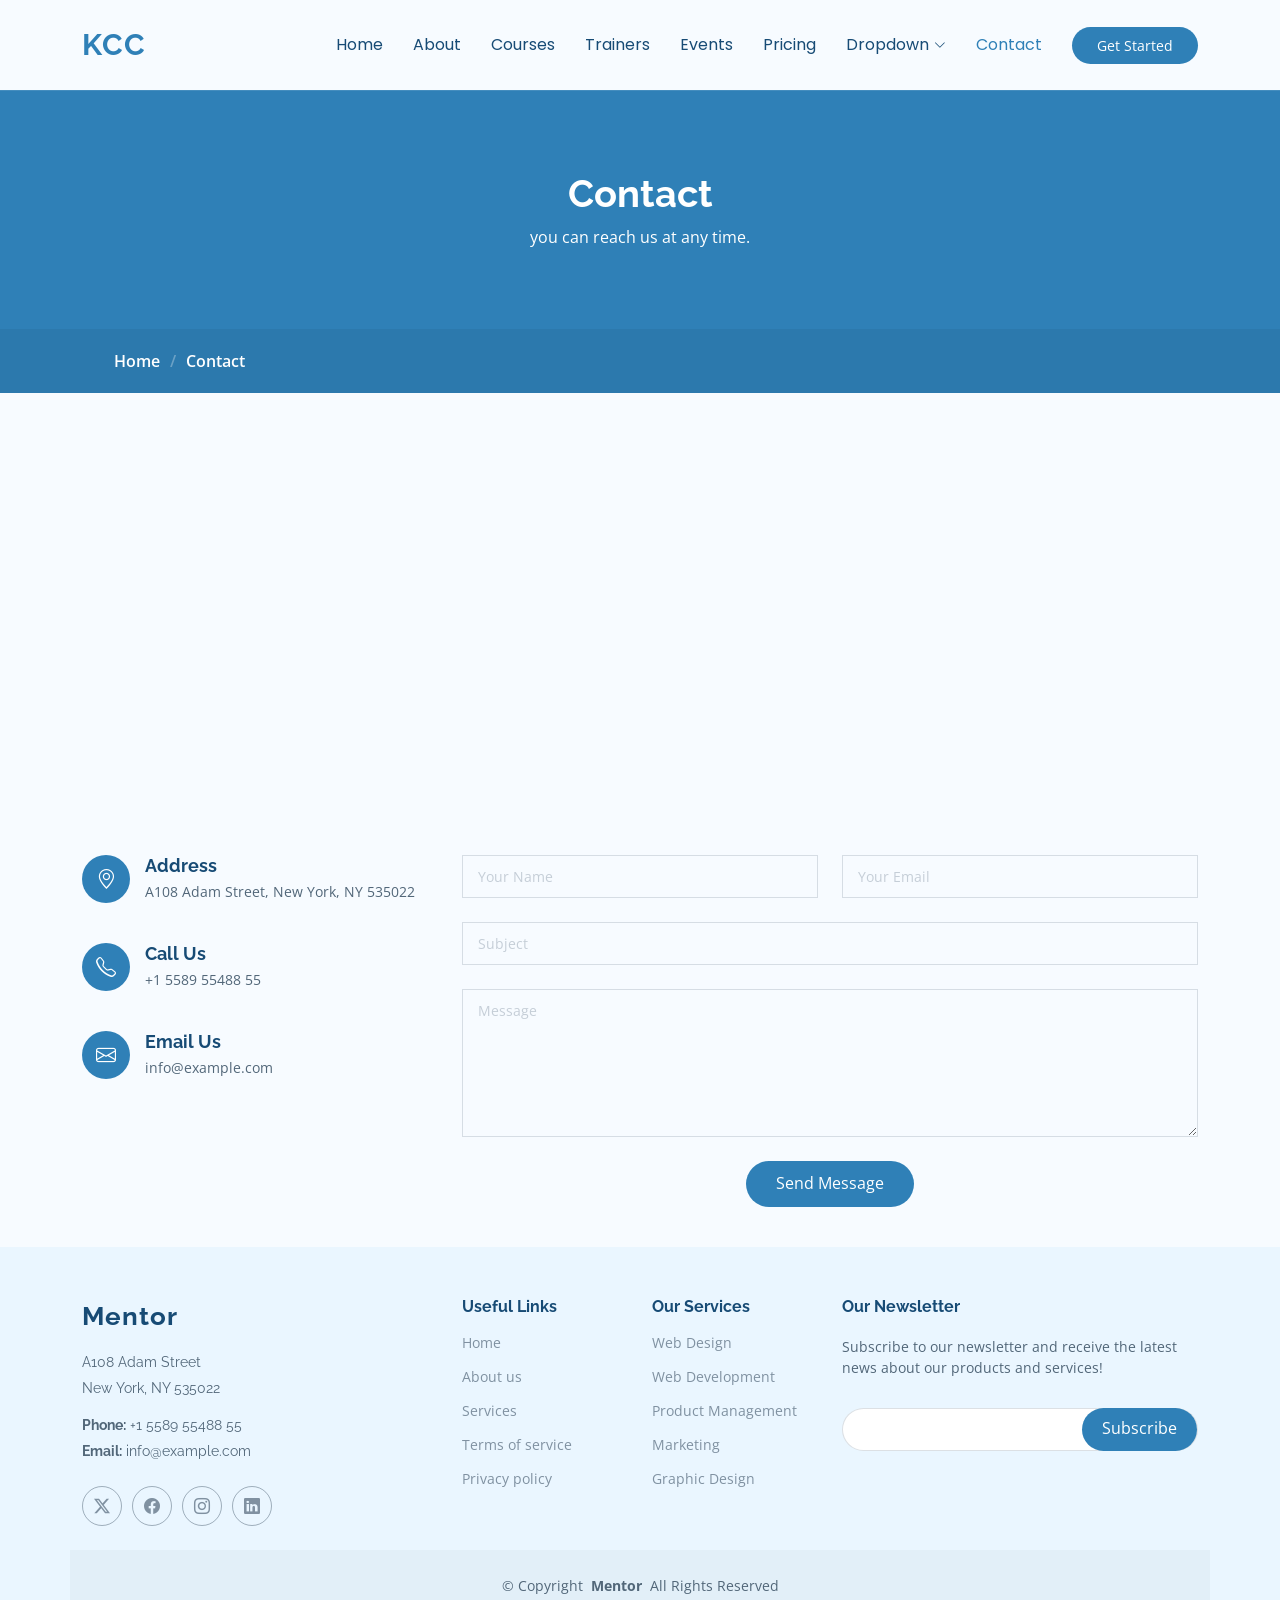
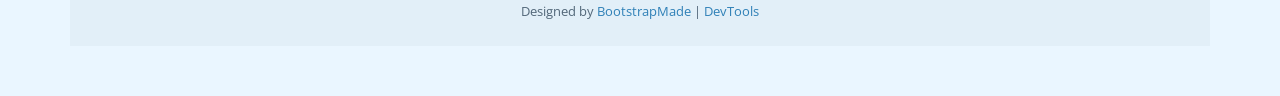
<file: contact.html>
<!DOCTYPE html>
<html lang="en">

<head>
  <meta charset="utf-8">
  <meta content="width=device-width, initial-scale=1.0" name="viewport">
  <title>Contact - Mentor Bootstrap Template</title>
  <meta name="description" content="">
  <meta name="keywords" content="">

  <!-- Favicons -->
  <link href="assets/img/favicon.png" rel="icon">
  <link href="assets/img/apple-touch-icon.png" rel="apple-touch-icon">

  <!-- Fonts -->
  <link href="https://fonts.googleapis.com" rel="preconnect">
  <link href="https://fonts.gstatic.com" rel="preconnect" crossorigin>
  <link
    href="https://fonts.googleapis.com/css2?family=Open+Sans:ital,wght@0,300;0,400;0,500;0,600;0,700;0,800;1,300;1,400;1,500;1,600;1,700;1,800&family=Poppins:ital,wght@0,100;0,200;0,300;0,400;0,500;0,600;0,700;0,800;0,900;1,100;1,200;1,300;1,400;1,500;1,600;1,700;1,800;1,900&family=Raleway:ital,wght@0,100;0,200;0,300;0,400;0,500;0,600;0,700;0,800;0,900;1,100;1,200;1,300;1,400;1,500;1,600;1,700;1,800;1,900&display=swap"
    rel="stylesheet">

  <!-- Vendor CSS Files -->
  <link href="assets/vendor/bootstrap/css/bootstrap.min.css" rel="stylesheet">
  <link href="assets/vendor/bootstrap-icons/bootstrap-icons.css" rel="stylesheet">
  <link href="assets/vendor/aos/aos.css" rel="stylesheet">
  <link href="assets/vendor/glightbox/css/glightbox.min.css" rel="stylesheet">
  <link href="assets/vendor/swiper/swiper-bundle.min.css" rel="stylesheet">

  <!-- Main CSS File -->
  <link href="assets/css/main.css" rel="stylesheet">

  <!-- =======================================================
  * Template Name: Mentor
  * Template URL: https://bootstrapmade.com/mentor-free-education-bootstrap-theme/
  * Updated: Jul 07 2025 with Bootstrap v5.3.7
  * Author: BootstrapMade.com
  * License: https://bootstrapmade.com/license/
  ======================================================== -->
</head>

<body class="contact-page">

  <header id="header" class="header d-flex align-items-center sticky-top">
    <div class="container-fluid container-xl position-relative d-flex align-items-center">

      <a href="index.html" class="logo d-flex align-items-center me-auto">
        <!-- Uncomment the line below if you also wish to use an image logo -->
        <!-- <img src="assets/img/logo.webp" alt=""> -->
        <h1 class="sitename">KCC</h1>
      </a>

      <nav id="navmenu" class="navmenu">
        <ul>
          <li><a href="index.html">Home<br></a></li>
          <li><a href="about.html">About</a></li>
          <li><a href="courses.html">Courses</a></li>
          <li><a href="trainers.html">Trainers</a></li>
          <li><a href="events.html">Events</a></li>
          <li><a href="pricing.html">Pricing</a></li>
          <li class="dropdown"><a href="#"><span>Dropdown</span> <i class="bi bi-chevron-down toggle-dropdown"></i></a>
            <ul>
              <li><a href="#">Dropdown 1</a></li>
              <li class="dropdown"><a href="#"><span>Deep Dropdown</span> <i
                    class="bi bi-chevron-down toggle-dropdown"></i></a>
                <ul>
                  <li><a href="#">Deep Dropdown 1</a></li>
                  <li><a href="#">Deep Dropdown 2</a></li>
                  <li><a href="#">Deep Dropdown 3</a></li>
                  <li><a href="#">Deep Dropdown 4</a></li>
                  <li><a href="#">Deep Dropdown 5</a></li>
                </ul>
              </li>
              <li><a href="#">Dropdown 2</a></li>
              <li><a href="#">Dropdown 3</a></li>
              <li><a href="#">Dropdown 4</a></li>
            </ul>
          </li>
          <li><a href="contact.html" class="active">Contact</a></li>
        </ul>
        <i class="mobile-nav-toggle d-xl-none bi bi-list"></i>
      </nav>

      <a class="btn-getstarted" href="courses.html">Get Started</a>

    </div>
  </header>

  <main class="main">

    <!-- Page Title -->
    <div class="page-title" data-aos="fade">
      <div class="heading">
        <div class="container">
          <div class="row d-flex justify-content-center text-center">
            <div class="col-lg-8">
              <h1>Contact</h1>
              <p class="mb-0">you can reach us at any time.</p>
            </div>
          </div>
        </div>
      </div>
      <nav class="breadcrumbs">
        <div class="container">
          <ol>
            <li><a href="index.html">Home</a></li>
            <li class="current">Contact</li>
          </ol>
        </div>
      </nav>
    </div><!-- End Page Title -->

    <!-- Contact Section -->
    <section id="contact" class="contact section">

      <div class="mb-5" data-aos="fade-up" data-aos-delay="200">
        <iframe 
  src="https://www.google.com/maps?q=Kabankalan%20Catholic%20College%2C%20Guanzon%20St.%2C%20Kabankalan%20City%2C%20Negros%20Occidental&output=embed" 
  style="border:0; width:100%; height:400px;" 
  allowfullscreen="" 
  loading="lazy">
</iframe>
      </div><!-- End Google Maps -->

      <div class="container" data-aos="fade-up" data-aos-delay="100">

        <div class="row gy-4">

          <div class="col-lg-4">
            <div class="info-item d-flex" data-aos="fade-up" data-aos-delay="300">
              <i class="bi bi-geo-alt flex-shrink-0"></i>
              <div>
                <h3>Address</h3>
                <p>A108 Adam Street, New York, NY 535022</p>
              </div>
            </div><!-- End Info Item -->

            <div class="info-item d-flex" data-aos="fade-up" data-aos-delay="400">
              <i class="bi bi-telephone flex-shrink-0"></i>
              <div>
                <h3>Call Us</h3>
                <p>+1 5589 55488 55</p>
              </div>
            </div><!-- End Info Item -->

            <div class="info-item d-flex" data-aos="fade-up" data-aos-delay="500">
              <i class="bi bi-envelope flex-shrink-0"></i>
              <div>
                <h3>Email Us</h3>
                <p>info@example.com</p>
              </div>
            </div><!-- End Info Item -->

          </div>

          <div class="col-lg-8">
            <form action="#" method="post" class="email-form" data-aos="fade-up" data-aos-delay="200">
              <div class="row gy-4">

                <div class="col-md-6">
                  <input type="text" name="name" class="form-control" placeholder="Your Name" required="">
                </div>

                <div class="col-md-6 ">
                  <input type="email" class="form-control" name="email" placeholder="Your Email" required="">
                </div>

                <div class="col-md-12">
                  <input type="text" class="form-control" name="subject" placeholder="Subject" required="">
                </div>

                <div class="col-md-12">
                  <textarea class="form-control" name="message" rows="6" placeholder="Message" required=""></textarea>
                </div>

                <div class="col-md-12 text-center">
                  <div class="loading">Loading</div>
                  <div class="error-message"></div>
                  <div class="sent-message">Your message has been sent. Thank you!</div>

                  <button type="submit">Send Message</button>
                </div>

              </div>
            </form>
          </div><!-- End Contact Form -->

        </div>

      </div>

    </section><!-- /Contact Section -->

  </main>

  <footer id="footer" class="footer position-relative light-background">

    <div class="container footer-top">
      <div class="row gy-4">
        <div class="col-lg-4 col-md-6 footer-about">
          <a href="index.html" class="logo d-flex align-items-center">
            <span class="sitename">Mentor</span>
          </a>
          <div class="footer-contact pt-3">
            <p>A108 Adam Street</p>
            <p>New York, NY 535022</p>
            <p class="mt-3"><strong>Phone:</strong> <span>+1 5589 55488 55</span></p>
            <p><strong>Email:</strong> <span>info@example.com</span></p>
          </div>
          <div class="social-links d-flex mt-4">
            <a href=""><i class="bi bi-twitter-x"></i></a>
            <a href=""><i class="bi bi-facebook"></i></a>
            <a href=""><i class="bi bi-instagram"></i></a>
            <a href=""><i class="bi bi-linkedin"></i></a>
          </div>
        </div>

        <div class="col-lg-2 col-md-3 footer-links">
          <h4>Useful Links</h4>
          <ul>
            <li><a href="#">Home</a></li>
            <li><a href="#">About us</a></li>
            <li><a href="#">Services</a></li>
            <li><a href="#">Terms of service</a></li>
            <li><a href="#">Privacy policy</a></li>
          </ul>
        </div>

        <div class="col-lg-2 col-md-3 footer-links">
          <h4>Our Services</h4>
          <ul>
            <li><a href="#">Web Design</a></li>
            <li><a href="#">Web Development</a></li>
            <li><a href="#">Product Management</a></li>
            <li><a href="#">Marketing</a></li>
            <li><a href="#">Graphic Design</a></li>
          </ul>
        </div>

        <div class="col-lg-4 col-md-12 footer-newsletter">
          <h4>Our Newsletter</h4>
          <p>Subscribe to our newsletter and receive the latest news about our products and services!</p>
          <form action="#" method="post" class="email-form">
            <div class="newsletter-form"><input type="email" name="email"><input type="submit" value="Subscribe"></div>
            <div class="loading">Loading</div>
            <div class="error-message"></div>
            <div class="sent-message">Your subscription request has been sent. Thank you!</div>
          </form>
        </div>

      </div>
    </div>

    <div class="container copyright text-center mt-4">
      <p>© <span>Copyright</span> <strong class="px-1 sitename">Mentor</strong> <span>All Rights Reserved</span></p>
      <div class="credits">
        <!-- All the links in the footer should remain intact. -->
        <!-- You can delete the links only if you've purchased the pro version. -->
        <!-- Licensing information: https://bootstrapmade.com/license/ -->
        Designed by <a href="https://bootstrapmade.com/">BootstrapMade</a> | <a
          href="https://bootstrapmade.com/tools/">DevTools</a>
      </div>
    </div>

  </footer>

  <!-- Scroll Top -->
  <a href="#" id="scroll-top" class="scroll-top d-flex align-items-center justify-content-center"><i
      class="bi bi-arrow-up-short"></i></a>

  <!-- Preloader -->
  <div id="preloader"></div>

  <!-- Vendor JS Files -->
  <script src="assets/vendor/bootstrap/js/bootstrap.bundle.min.js"></script>
  <script src="assets/vendor/aos/aos.js"></script>
  <script src="assets/vendor/glightbox/js/glightbox.min.js"></script>
  <script src="assets/vendor/purecounter/purecounter_vanilla.js"></script>
  <script src="assets/vendor/swiper/swiper-bundle.min.js"></script>

  <!-- Main JS File -->
  <script src="assets/js/main.js"></script>

</body>

</html>
</file>
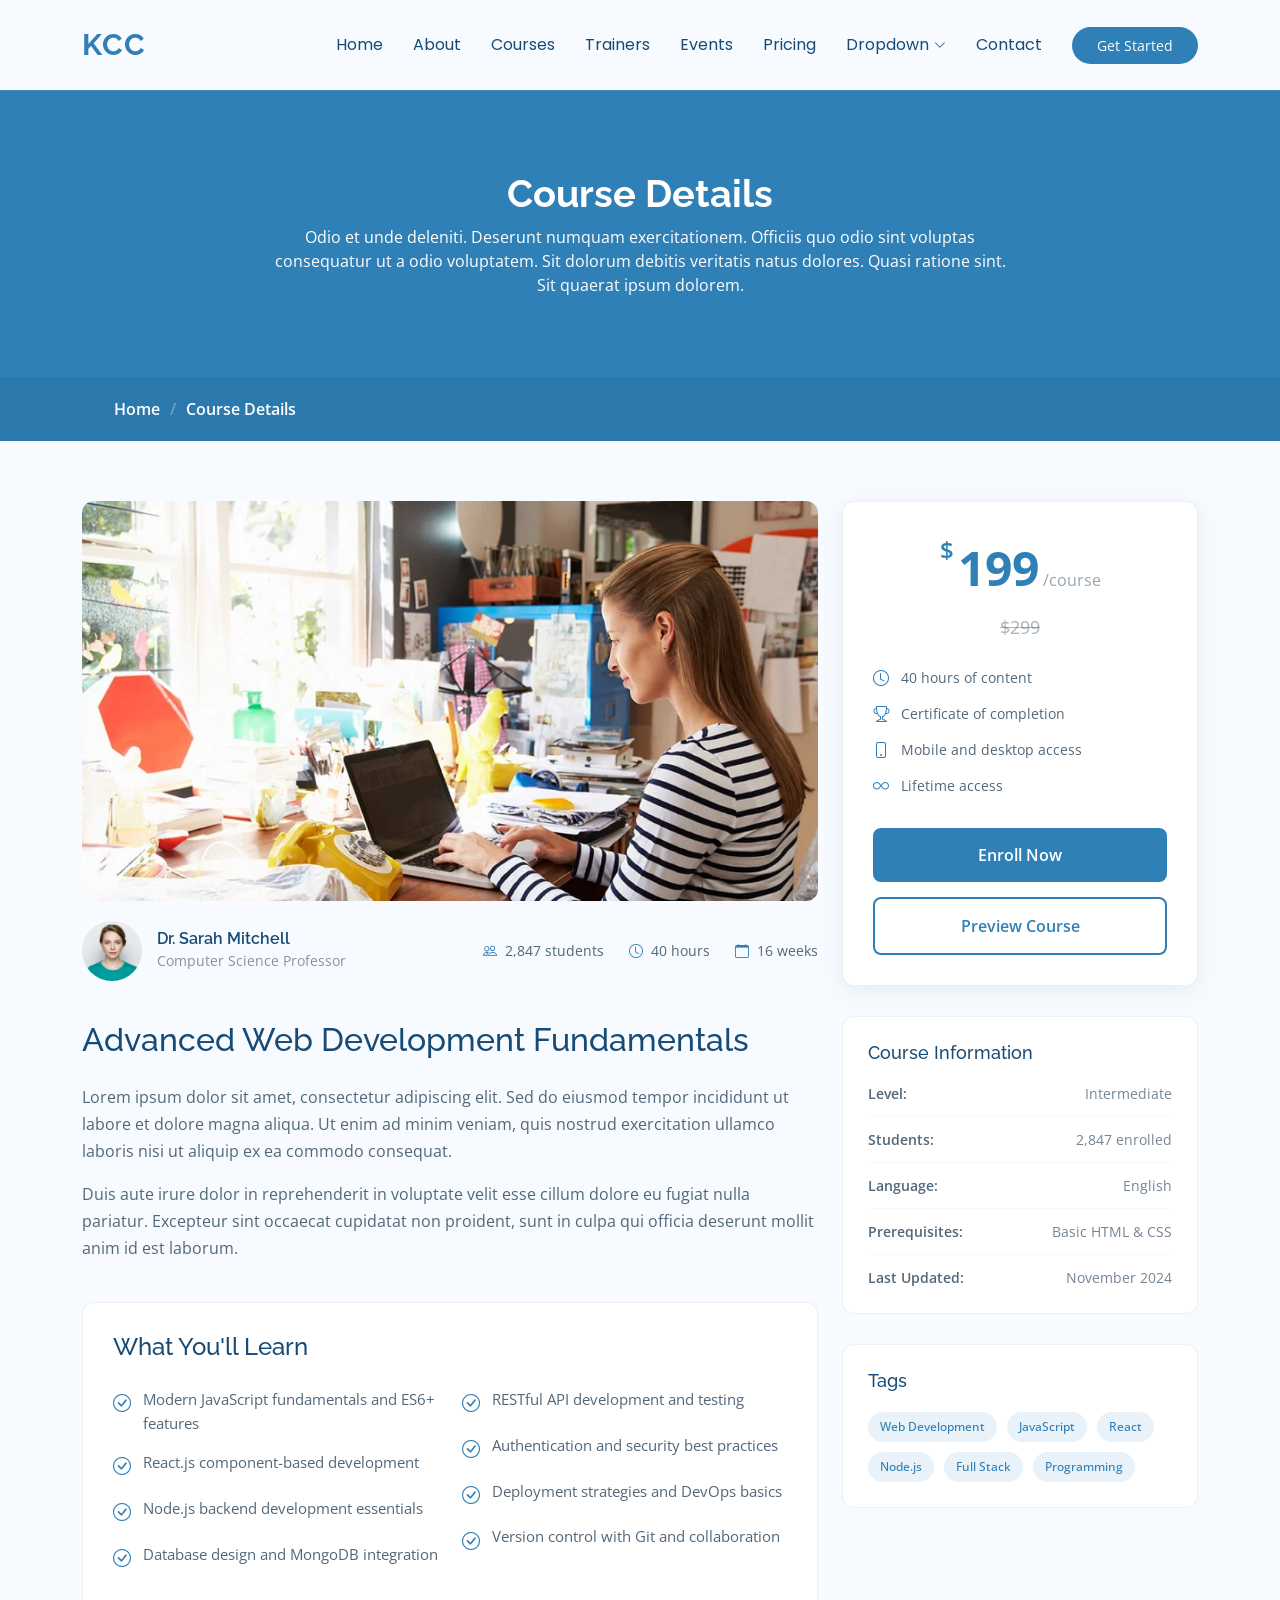
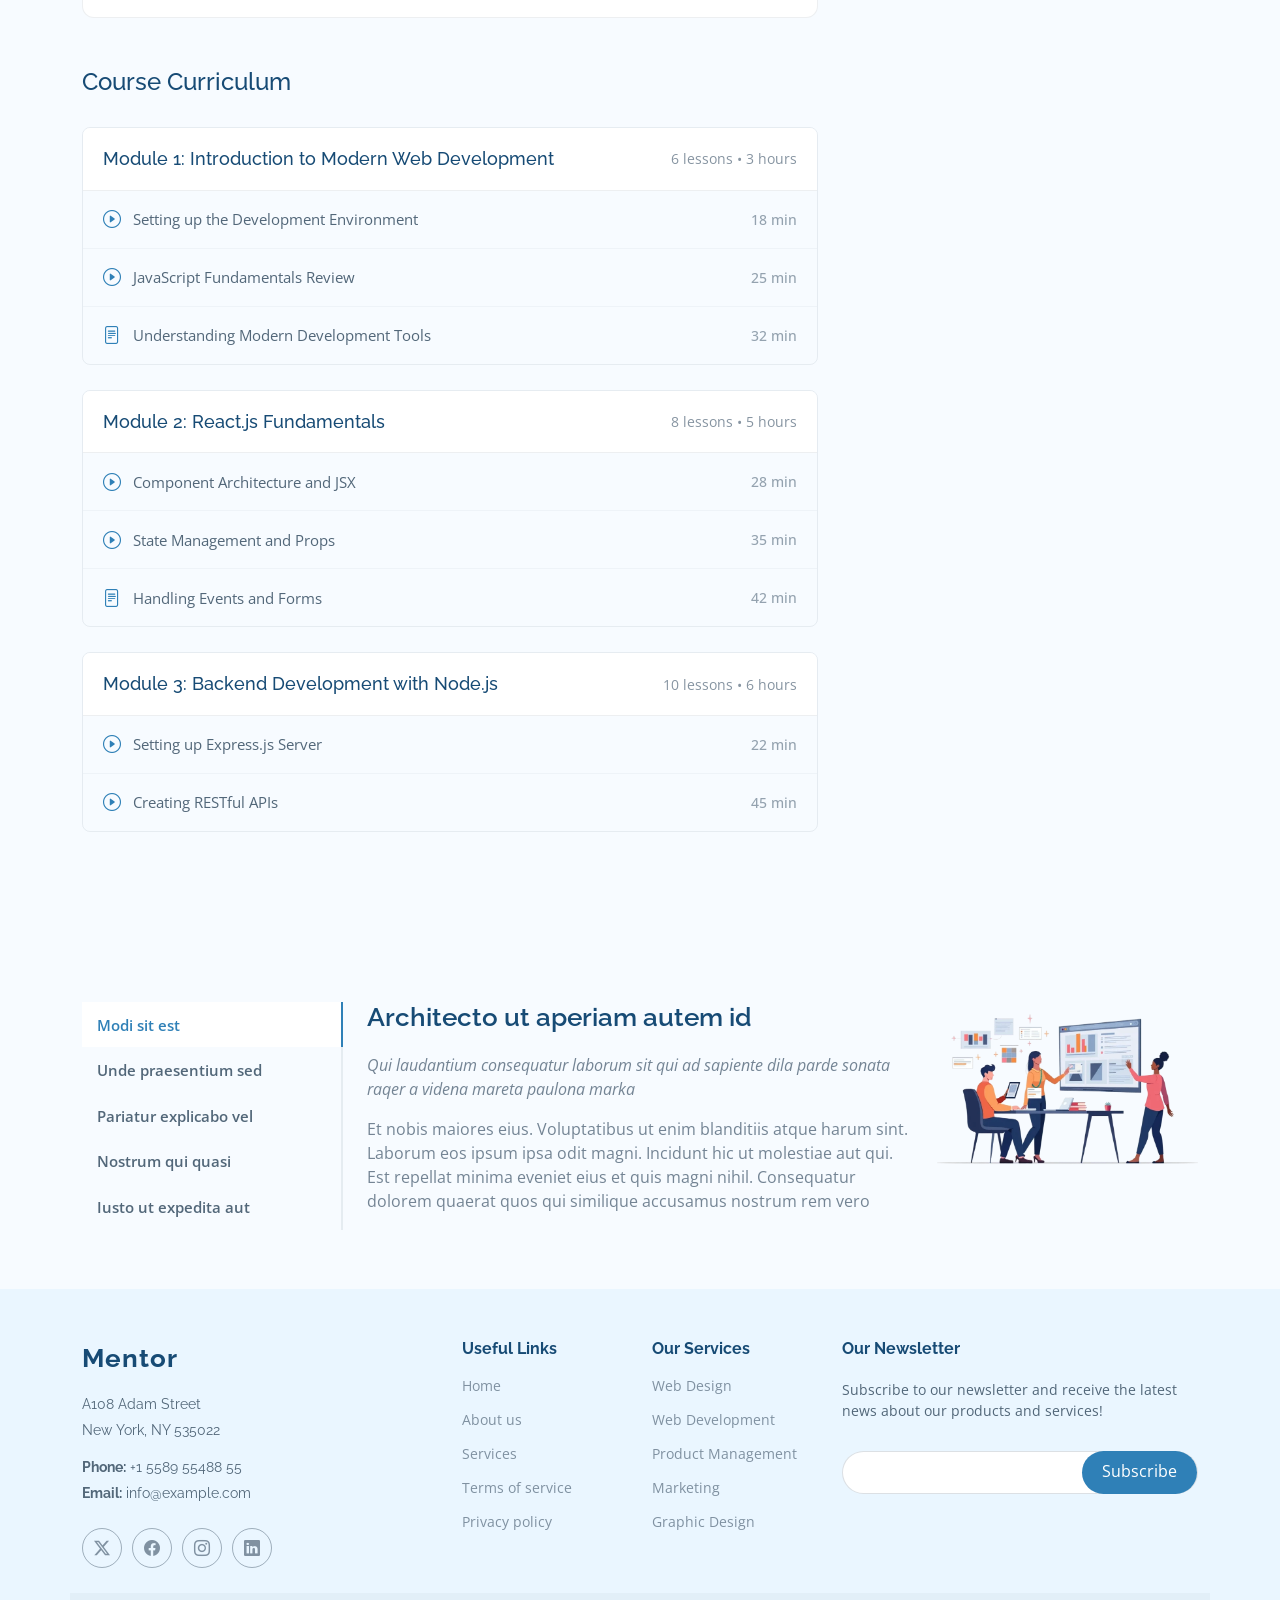
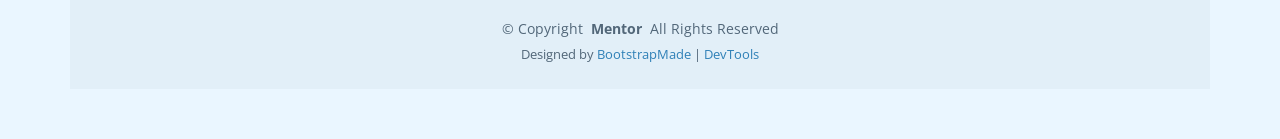
<file: course-details.html>
<!DOCTYPE html>
<html lang="en">

<head>
  <meta charset="utf-8">
  <meta content="width=device-width, initial-scale=1.0" name="viewport">
  <title>Course Details - Mentor Bootstrap Template</title>
  <meta name="description" content="">
  <meta name="keywords" content="">

  <!-- Favicons -->
  <link href="assets/img/favicon.png" rel="icon">
  <link href="assets/img/apple-touch-icon.png" rel="apple-touch-icon">

  <!-- Fonts -->
  <link href="https://fonts.googleapis.com" rel="preconnect">
  <link href="https://fonts.gstatic.com" rel="preconnect" crossorigin>
  <link href="https://fonts.googleapis.com/css2?family=Open+Sans:ital,wght@0,300;0,400;0,500;0,600;0,700;0,800;1,300;1,400;1,500;1,600;1,700;1,800&family=Poppins:ital,wght@0,100;0,200;0,300;0,400;0,500;0,600;0,700;0,800;0,900;1,100;1,200;1,300;1,400;1,500;1,600;1,700;1,800;1,900&family=Raleway:ital,wght@0,100;0,200;0,300;0,400;0,500;0,600;0,700;0,800;0,900;1,100;1,200;1,300;1,400;1,500;1,600;1,700;1,800;1,900&display=swap" rel="stylesheet">

  <!-- Vendor CSS Files -->
  <link href="assets/vendor/bootstrap/css/bootstrap.min.css" rel="stylesheet">
  <link href="assets/vendor/bootstrap-icons/bootstrap-icons.css" rel="stylesheet">
  <link href="assets/vendor/aos/aos.css" rel="stylesheet">
  <link href="assets/vendor/glightbox/css/glightbox.min.css" rel="stylesheet">
  <link href="assets/vendor/swiper/swiper-bundle.min.css" rel="stylesheet">

  <!-- Main CSS File -->
  <link href="assets/css/main.css" rel="stylesheet">

  <!-- =======================================================
  * Template Name: Mentor
  * Template URL: https://bootstrapmade.com/mentor-free-education-bootstrap-theme/
  * Updated: Jul 07 2025 with Bootstrap v5.3.7
  * Author: BootstrapMade.com
  * License: https://bootstrapmade.com/license/
  ======================================================== -->
</head>

<body class="course-details-page">

  <header id="header" class="header d-flex align-items-center sticky-top">
    <div class="container-fluid container-xl position-relative d-flex align-items-center">

      <a href="index.html" class="logo d-flex align-items-center me-auto">
        <!-- Uncomment the line below if you also wish to use an image logo -->
        <!-- <img src="assets/img/logo.webp" alt=""> -->
        <h1 class="sitename">KCC</h1>
      </a>

      <nav id="navmenu" class="navmenu">
        <ul>
          <li><a href="index.html">Home<br></a></li>
          <li><a href="about.html">About</a></li>
          <li><a href="courses.html">Courses</a></li>
          <li><a href="trainers.html">Trainers</a></li>
          <li><a href="events.html">Events</a></li>
          <li><a href="pricing.html">Pricing</a></li>
          <li class="dropdown"><a href="#"><span>Dropdown</span> <i class="bi bi-chevron-down toggle-dropdown"></i></a>
            <ul>
              <li><a href="#">Dropdown 1</a></li>
              <li class="dropdown"><a href="#"><span>Deep Dropdown</span> <i class="bi bi-chevron-down toggle-dropdown"></i></a>
                <ul>
                  <li><a href="#">Deep Dropdown 1</a></li>
                  <li><a href="#">Deep Dropdown 2</a></li>
                  <li><a href="#">Deep Dropdown 3</a></li>
                  <li><a href="#">Deep Dropdown 4</a></li>
                  <li><a href="#">Deep Dropdown 5</a></li>
                </ul>
              </li>
              <li><a href="#">Dropdown 2</a></li>
              <li><a href="#">Dropdown 3</a></li>
              <li><a href="#">Dropdown 4</a></li>
            </ul>
          </li>
          <li><a href="contact.html">Contact</a></li>
        </ul>
        <i class="mobile-nav-toggle d-xl-none bi bi-list"></i>
      </nav>

      <a class="btn-getstarted" href="courses.html">Get Started</a>

    </div>
  </header>

  <main class="main">

    <!-- Page Title -->
    <div class="page-title" data-aos="fade">
      <div class="heading">
        <div class="container">
          <div class="row d-flex justify-content-center text-center">
            <div class="col-lg-8">
              <h1>Course Details</h1>
              <p class="mb-0">Odio et unde deleniti. Deserunt numquam exercitationem. Officiis quo odio sint voluptas consequatur ut a odio voluptatem. Sit dolorum debitis veritatis natus dolores. Quasi ratione sint. Sit quaerat ipsum dolorem.</p>
            </div>
          </div>
        </div>
      </div>
      <nav class="breadcrumbs">
        <div class="container">
          <ol>
            <li><a href="index.html">Home</a></li>
            <li class="current">Course Details</li>
          </ol>
        </div>
      </nav>
    </div><!-- End Page Title -->

    <!-- Course Details Section -->
    <section id="course-details" class="course-details section">

      <div class="container" data-aos="fade-up" data-aos-delay="100">

        <div class="row">
          <div class="col-lg-8">

            <!-- Course Header -->
            <div class="course-header" data-aos="fade-up" data-aos-delay="200">
              <div class="course-image">
                <img src="assets/img/course/course-details-1.webp" alt="Course Image" class="img-fluid">
              </div>
              <div class="course-meta">
                <div class="instructor">
                  <img src="assets/img/person/person-f-3.webp" alt="Instructor" class="instructor-avatar">
                  <div class="instructor-info">
                    <h6>Dr. Sarah Mitchell</h6>
                    <span>Computer Science Professor</span>
                  </div>
                </div>
                <div class="course-stats">
                  <div class="stat-item">
                    <i class="bi bi-people"></i>
                    <span>2,847 students</span>
                  </div>
                  <div class="stat-item">
                    <i class="bi bi-clock"></i>
                    <span>40 hours</span>
                  </div>
                  <div class="stat-item">
                    <i class="bi bi-calendar"></i>
                    <span>16 weeks</span>
                  </div>
                </div>
              </div>
            </div><!-- End Course Header -->

            <!-- Course Content -->
            <div class="course-content" data-aos="fade-up" data-aos-delay="300">
              <h2>Advanced Web Development Fundamentals</h2>

              <div class="course-description">
                <p>Lorem ipsum dolor sit amet, consectetur adipiscing elit. Sed do eiusmod tempor incididunt ut labore et dolore magna aliqua. Ut enim ad minim veniam, quis nostrud exercitation ullamco laboris nisi ut aliquip ex ea commodo consequat.</p>

                <p>Duis aute irure dolor in reprehenderit in voluptate velit esse cillum dolore eu fugiat nulla pariatur. Excepteur sint occaecat cupidatat non proident, sunt in culpa qui officia deserunt mollit anim id est laborum.</p>
              </div>

              <div class="what-you-learn">
                <h3>What You'll Learn</h3>
                <div class="row">
                  <div class="col-md-6">
                    <ul class="learn-list">
                      <li><i class="bi bi-check-circle"></i>Modern JavaScript fundamentals and ES6+ features</li>
                      <li><i class="bi bi-check-circle"></i>React.js component-based development</li>
                      <li><i class="bi bi-check-circle"></i>Node.js backend development essentials</li>
                      <li><i class="bi bi-check-circle"></i>Database design and MongoDB integration</li>
                    </ul>
                  </div>
                  <div class="col-md-6">
                    <ul class="learn-list">
                      <li><i class="bi bi-check-circle"></i>RESTful API development and testing</li>
                      <li><i class="bi bi-check-circle"></i>Authentication and security best practices</li>
                      <li><i class="bi bi-check-circle"></i>Deployment strategies and DevOps basics</li>
                      <li><i class="bi bi-check-circle"></i>Version control with Git and collaboration</li>
                    </ul>
                  </div>
                </div>
              </div>

            </div><!-- End Course Content -->

            <!-- Course Curriculum -->
            <div class="course-curriculum" data-aos="fade-up" data-aos-delay="400">
              <h3>Course Curriculum</h3>

              <div class="curriculum-section">
                <div class="section-header">
                  <h4>Module 1: Introduction to Modern Web Development</h4>
                  <span class="lessons-count">6 lessons • 3 hours</span>
                </div>
                <div class="lessons">
                  <div class="lesson-item">
                    <div class="lesson-info">
                      <i class="bi bi-play-circle"></i>
                      <span>Setting up the Development Environment</span>
                    </div>
                    <span class="lesson-duration">18 min</span>
                  </div>
                  <div class="lesson-item">
                    <div class="lesson-info">
                      <i class="bi bi-play-circle"></i>
                      <span>JavaScript Fundamentals Review</span>
                    </div>
                    <span class="lesson-duration">25 min</span>
                  </div>
                  <div class="lesson-item">
                    <div class="lesson-info">
                      <i class="bi bi-file-text"></i>
                      <span>Understanding Modern Development Tools</span>
                    </div>
                    <span class="lesson-duration">32 min</span>
                  </div>
                </div>
              </div>

              <div class="curriculum-section">
                <div class="section-header">
                  <h4>Module 2: React.js Fundamentals</h4>
                  <span class="lessons-count">8 lessons • 5 hours</span>
                </div>
                <div class="lessons">
                  <div class="lesson-item">
                    <div class="lesson-info">
                      <i class="bi bi-play-circle"></i>
                      <span>Component Architecture and JSX</span>
                    </div>
                    <span class="lesson-duration">28 min</span>
                  </div>
                  <div class="lesson-item">
                    <div class="lesson-info">
                      <i class="bi bi-play-circle"></i>
                      <span>State Management and Props</span>
                    </div>
                    <span class="lesson-duration">35 min</span>
                  </div>
                  <div class="lesson-item">
                    <div class="lesson-info">
                      <i class="bi bi-file-text"></i>
                      <span>Handling Events and Forms</span>
                    </div>
                    <span class="lesson-duration">42 min</span>
                  </div>
                </div>
              </div>

              <div class="curriculum-section">
                <div class="section-header">
                  <h4>Module 3: Backend Development with Node.js</h4>
                  <span class="lessons-count">10 lessons • 6 hours</span>
                </div>
                <div class="lessons">
                  <div class="lesson-item">
                    <div class="lesson-info">
                      <i class="bi bi-play-circle"></i>
                      <span>Setting up Express.js Server</span>
                    </div>
                    <span class="lesson-duration">22 min</span>
                  </div>
                  <div class="lesson-item">
                    <div class="lesson-info">
                      <i class="bi bi-play-circle"></i>
                      <span>Creating RESTful APIs</span>
                    </div>
                    <span class="lesson-duration">45 min</span>
                  </div>
                </div>
              </div>

            </div><!-- End Course Curriculum -->

          </div>

          <div class="col-lg-4">

            <!-- Course Sidebar -->
            <div class="course-sidebar" data-aos="fade-up" data-aos-delay="200">

              <!-- Pricing Card -->
              <div class="pricing-card">
                <div class="price">
                  <span class="currency">$</span>
                  <span class="amount">199</span>
                  <span class="period">/course</span>
                </div>
                <div class="original-price">$299</div>

                <div class="course-features">
                  <div class="feature">
                    <i class="bi bi-clock"></i>
                    <span>40 hours of content</span>
                  </div>
                  <div class="feature">
                    <i class="bi bi-trophy"></i>
                    <span>Certificate of completion</span>
                  </div>
                  <div class="feature">
                    <i class="bi bi-phone"></i>
                    <span>Mobile and desktop access</span>
                  </div>
                  <div class="feature">
                    <i class="bi bi-infinity"></i>
                    <span>Lifetime access</span>
                  </div>
                </div>

                <button class="btn-enroll">Enroll Now</button>
                <button class="btn-preview">Preview Course</button>
              </div><!-- End Pricing Card -->

              <!-- Course Info -->
              <div class="course-info-card">
                <h4>Course Information</h4>
                <div class="info-item">
                  <span class="label">Level:</span>
                  <span class="value">Intermediate</span>
                </div>
                <div class="info-item">
                  <span class="label">Students:</span>
                  <span class="value">2,847 enrolled</span>
                </div>
                <div class="info-item">
                  <span class="label">Language:</span>
                  <span class="value">English</span>
                </div>
                <div class="info-item">
                  <span class="label">Prerequisites:</span>
                  <span class="value">Basic HTML &amp; CSS</span>
                </div>
                <div class="info-item">
                  <span class="label">Last Updated:</span>
                  <span class="value">November 2024</span>
                </div>
              </div><!-- End Course Info -->

              <!-- Tags -->
              <div class="course-tags">
                <h4>Tags</h4>
                <div class="tags-list">
                  <span class="tag">Web Development</span>
                  <span class="tag">JavaScript</span>
                  <span class="tag">React</span>
                  <span class="tag">Node.js</span>
                  <span class="tag">Full Stack</span>
                  <span class="tag">Programming</span>
                </div>
              </div><!-- End Tags -->

            </div><!-- End Course Sidebar -->

          </div>

        </div>

      </div>

    </section><!-- /Course Details Section -->

    <!-- Tabs Section -->
    <section id="tabs" class="tabs section">

      <div class="container" data-aos="fade-up" data-aos-delay="100">

        <div class="row">
          <div class="col-lg-3">
            <ul class="nav nav-tabs flex-column">
              <li class="nav-item">
                <a class="nav-link active show" data-bs-toggle="tab" href="#tab-1">Modi sit est</a>
              </li>
              <li class="nav-item">
                <a class="nav-link" data-bs-toggle="tab" href="#tab-2">Unde praesentium sed</a>
              </li>
              <li class="nav-item">
                <a class="nav-link" data-bs-toggle="tab" href="#tab-3">Pariatur explicabo vel</a>
              </li>
              <li class="nav-item">
                <a class="nav-link" data-bs-toggle="tab" href="#tab-4">Nostrum qui quasi</a>
              </li>
              <li class="nav-item">
                <a class="nav-link" data-bs-toggle="tab" href="#tab-5">Iusto ut expedita aut</a>
              </li>
            </ul>
          </div>
          <div class="col-lg-9 mt-4 mt-lg-0">
            <div class="tab-content">
              <div class="tab-pane active show" id="tab-1">
                <div class="row">
                  <div class="col-lg-8 details order-2 order-lg-1">
                    <h3>Architecto ut aperiam autem id</h3>
                    <p class="fst-italic">Qui laudantium consequatur laborum sit qui ad sapiente dila parde sonata raqer a videna mareta paulona marka</p>
                    <p>Et nobis maiores eius. Voluptatibus ut enim blanditiis atque harum sint. Laborum eos ipsum ipsa odit magni. Incidunt hic ut molestiae aut qui. Est repellat minima eveniet eius et quis magni nihil. Consequatur dolorem quaerat quos qui similique accusamus nostrum rem vero</p>
                  </div>
                  <div class="col-lg-4 text-center order-1 order-lg-2">
                    <img src="assets/img/illustration/illustration-13.webp" alt="" class="img-fluid">
                  </div>
                </div>
              </div>
              <div class="tab-pane" id="tab-2">
                <div class="row">
                  <div class="col-lg-8 details order-2 order-lg-1">
                    <h3>Et blanditiis nemo veritatis excepturi</h3>
                    <p class="fst-italic">Qui laudantium consequatur laborum sit qui ad sapiente dila parde sonata raqer a videna mareta paulona marka</p>
                    <p>Ea ipsum voluptatem consequatur quis est. Illum error ullam omnis quia et reiciendis sunt sunt est. Non aliquid repellendus itaque accusamus eius et velit ipsa voluptates. Optio nesciunt eaque beatae accusamus lerode pakto madirna desera vafle de nideran pal</p>
                  </div>
                  <div class="col-lg-4 text-center order-1 order-lg-2">
                    <img src="assets/img/illustration/illustration-11.webp" alt="" class="img-fluid">
                  </div>
                </div>
              </div>
              <div class="tab-pane" id="tab-3">
                <div class="row">
                  <div class="col-lg-8 details order-2 order-lg-1">
                    <h3>Impedit facilis occaecati odio neque aperiam sit</h3>
                    <p class="fst-italic">Eos voluptatibus quo. Odio similique illum id quidem non enim fuga. Qui natus non sunt dicta dolor et. In asperiores velit quaerat perferendis aut</p>
                    <p>Iure officiis odit rerum. Harum sequi eum illum corrupti culpa veritatis quisquam. Neque necessitatibus illo rerum eum ut. Commodi ipsam minima molestiae sed laboriosam a iste odio. Earum odit nesciunt fugiat sit ullam. Soluta et harum voluptatem optio quae</p>
                  </div>
                  <div class="col-lg-4 text-center order-1 order-lg-2">
                    <img src="assets/img/illustration/illustration-14.webp" alt="" class="img-fluid">
                  </div>
                </div>
              </div>
              <div class="tab-pane" id="tab-4">
                <div class="row">
                  <div class="col-lg-8 details order-2 order-lg-1">
                    <h3>Fuga dolores inventore laboriosam ut est accusamus laboriosam dolore</h3>
                    <p class="fst-italic">Totam aperiam accusamus. Repellat consequuntur iure voluptas iure porro quis delectus</p>
                    <p>Eaque consequuntur consequuntur libero expedita in voluptas. Nostrum ipsam necessitatibus aliquam fugiat debitis quis velit. Eum ex maxime error in consequatur corporis atque. Eligendi asperiores sed qui veritatis aperiam quia a laborum inventore</p>
                  </div>
                  <div class="col-lg-4 text-center order-1 order-lg-2">
                    <img src="assets/img/illustration/illustration-12.webp" alt="" class="img-fluid">
                  </div>
                </div>
              </div>
              <div class="tab-pane" id="tab-5">
                <div class="row">
                  <div class="col-lg-8 details order-2 order-lg-1">
                    <h3>Est eveniet ipsam sindera pad rone matrelat sando reda</h3>
                    <p class="fst-italic">Omnis blanditiis saepe eos autem qui sunt debitis porro quia.</p>
                    <p>Exercitationem nostrum omnis. Ut reiciendis repudiandae minus. Omnis recusandae ut non quam ut quod eius qui. Ipsum quia odit vero atque qui quibusdam amet. Occaecati sed est sint aut vitae molestiae voluptate vel</p>
                  </div>
                  <div class="col-lg-4 text-center order-1 order-lg-2">
                    <img src="assets/img/illustration/illustration-10.webp" alt="" class="img-fluid">
                  </div>
                </div>
              </div>
            </div>
          </div>
        </div>

      </div>

    </section><!-- /Tabs Section -->

  </main>

  <footer id="footer" class="footer position-relative light-background">

    <div class="container footer-top">
      <div class="row gy-4">
        <div class="col-lg-4 col-md-6 footer-about">
          <a href="index.html" class="logo d-flex align-items-center">
            <span class="sitename">Mentor</span>
          </a>
          <div class="footer-contact pt-3">
            <p>A108 Adam Street</p>
            <p>New York, NY 535022</p>
            <p class="mt-3"><strong>Phone:</strong> <span>+1 5589 55488 55</span></p>
            <p><strong>Email:</strong> <span>info@example.com</span></p>
          </div>
          <div class="social-links d-flex mt-4">
            <a href=""><i class="bi bi-twitter-x"></i></a>
            <a href=""><i class="bi bi-facebook"></i></a>
            <a href=""><i class="bi bi-instagram"></i></a>
            <a href=""><i class="bi bi-linkedin"></i></a>
          </div>
        </div>

        <div class="col-lg-2 col-md-3 footer-links">
          <h4>Useful Links</h4>
          <ul>
            <li><a href="#">Home</a></li>
            <li><a href="#">About us</a></li>
            <li><a href="#">Services</a></li>
            <li><a href="#">Terms of service</a></li>
            <li><a href="#">Privacy policy</a></li>
          </ul>
        </div>

        <div class="col-lg-2 col-md-3 footer-links">
          <h4>Our Services</h4>
          <ul>
            <li><a href="#">Web Design</a></li>
            <li><a href="#">Web Development</a></li>
            <li><a href="#">Product Management</a></li>
            <li><a href="#">Marketing</a></li>
            <li><a href="#">Graphic Design</a></li>
          </ul>
        </div>

        <div class="col-lg-4 col-md-12 footer-newsletter">
          <h4>Our Newsletter</h4>
          <p>Subscribe to our newsletter and receive the latest news about our products and services!</p>
          <form action="#" method="post" class="email-form">
            <div class="newsletter-form"><input type="email" name="email"><input type="submit" value="Subscribe"></div>
            <div class="loading">Loading</div>
            <div class="error-message"></div>
            <div class="sent-message">Your subscription request has been sent. Thank you!</div>
          </form>
        </div>

      </div>
    </div>

    <div class="container copyright text-center mt-4">
      <p>© <span>Copyright</span> <strong class="px-1 sitename">Mentor</strong> <span>All Rights Reserved</span></p>
      <div class="credits">
        <!-- All the links in the footer should remain intact. -->
        <!-- You can delete the links only if you've purchased the pro version. -->
        <!-- Licensing information: https://bootstrapmade.com/license/ -->
        Designed by <a href="https://bootstrapmade.com/">BootstrapMade</a> | <a href="https://bootstrapmade.com/tools/">DevTools</a>
      </div>
    </div>

  </footer>

  <!-- Scroll Top -->
  <a href="#" id="scroll-top" class="scroll-top d-flex align-items-center justify-content-center"><i class="bi bi-arrow-up-short"></i></a>

  <!-- Preloader -->
  <div id="preloader"></div>

  <!-- Vendor JS Files -->
  <script src="assets/vendor/bootstrap/js/bootstrap.bundle.min.js"></script>
  <script src="assets/vendor/aos/aos.js"></script>
  <script src="assets/vendor/glightbox/js/glightbox.min.js"></script>
  <script src="assets/vendor/purecounter/purecounter_vanilla.js"></script>
  <script src="assets/vendor/swiper/swiper-bundle.min.js"></script>

  <!-- Main JS File -->
  <script src="assets/js/main.js"></script>

</body>

</html>
</file>
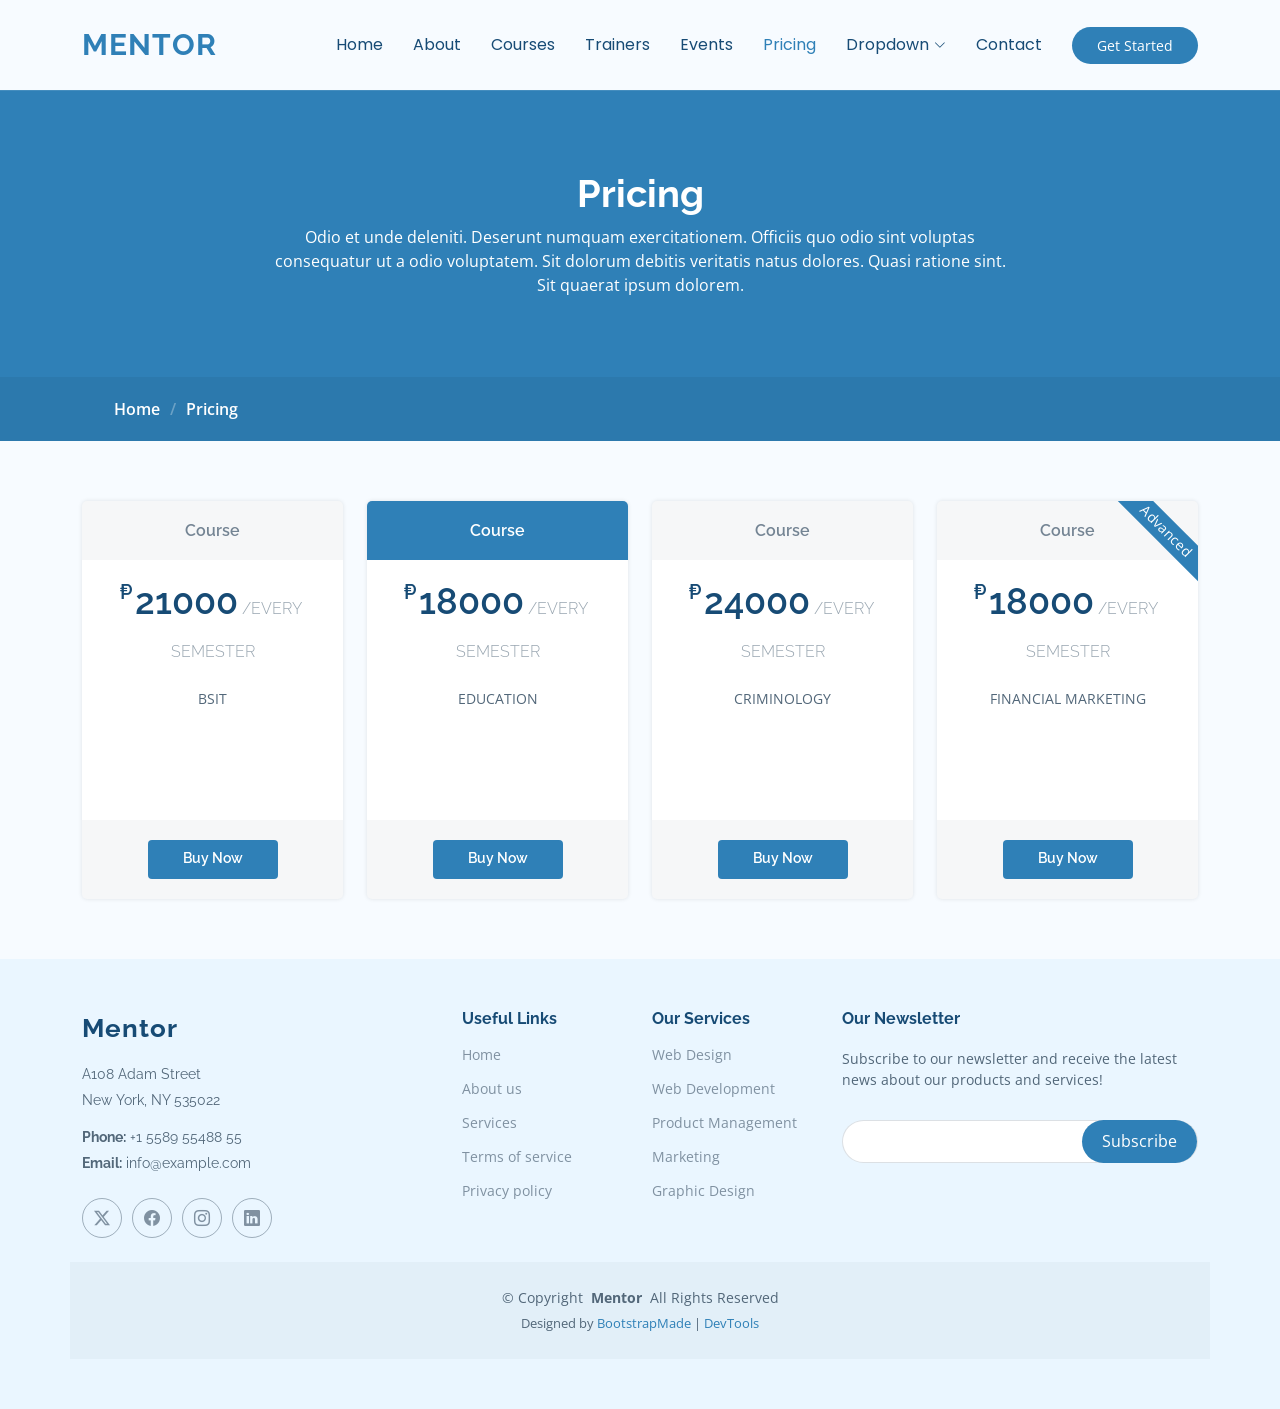
<file: pricing.html>
<!DOCTYPE html>
<html lang="en">

<head>
  <meta charset="utf-8">
  <meta content="width=device-width, initial-scale=1.0" name="viewport">
  <title>Pricing - Mentor Bootstrap Template</title>
  <meta name="description" content="">
  <meta name="keywords" content="">

  <!-- Favicons -->
  <link href="assets/img/favicon.png" rel="icon">
  <link href="assets/img/apple-touch-icon.png" rel="apple-touch-icon">

  <!-- Fonts -->
  <link href="https://fonts.googleapis.com" rel="preconnect">
  <link href="https://fonts.gstatic.com" rel="preconnect" crossorigin>
  <link href="https://fonts.googleapis.com/css2?family=Open+Sans:ital,wght@0,300;0,400;0,500;0,600;0,700;0,800;1,300;1,400;1,500;1,600;1,700;1,800&family=Poppins:ital,wght@0,100;0,200;0,300;0,400;0,500;0,600;0,700;0,800;0,900;1,100;1,200;1,300;1,400;1,500;1,600;1,700;1,800;1,900&family=Raleway:ital,wght@0,100;0,200;0,300;0,400;0,500;0,600;0,700;0,800;0,900;1,100;1,200;1,300;1,400;1,500;1,600;1,700;1,800;1,900&display=swap" rel="stylesheet">

  <!-- Vendor CSS Files -->
  <link href="assets/vendor/bootstrap/css/bootstrap.min.css" rel="stylesheet">
  <link href="assets/vendor/bootstrap-icons/bootstrap-icons.css" rel="stylesheet">
  <link href="assets/vendor/aos/aos.css" rel="stylesheet">
  <link href="assets/vendor/glightbox/css/glightbox.min.css" rel="stylesheet">
  <link href="assets/vendor/swiper/swiper-bundle.min.css" rel="stylesheet">

  <!-- Main CSS File -->
  <link href="assets/css/main.css" rel="stylesheet">

  <!-- =======================================================
  * Template Name: Mentor
  * Template URL: https://bootstrapmade.com/mentor-free-education-bootstrap-theme/
  * Updated: Jul 07 2025 with Bootstrap v5.3.7
  * Author: BootstrapMade.com
  * License: https://bootstrapmade.com/license/
  ======================================================== -->
</head>

<body class="pricing-page">

  <header id="header" class="header d-flex align-items-center sticky-top">
    <div class="container-fluid container-xl position-relative d-flex align-items-center">

      <a href="index.html" class="logo d-flex align-items-center me-auto">
        <!-- Uncomment the line below if you also wish to use an image logo -->
        <!-- <img src="assets/img/logo.webp" alt=""> -->
        <h1 class="sitename">Mentor</h1>
      </a>

      <nav id="navmenu" class="navmenu">
        <ul>
          <li><a href="index.html">Home<br></a></li>
          <li><a href="about.html">About</a></li>
          <li><a href="courses.html">Courses</a></li>
          <li><a href="trainers.html">Trainers</a></li>
          <li><a href="events.html">Events</a></li>
          <li><a href="pricing.html" class="active">Pricing</a></li>
          <li class="dropdown"><a href="#"><span>Dropdown</span> <i class="bi bi-chevron-down toggle-dropdown"></i></a>
            <ul>
              <li><a href="#">Dropdown 1</a></li>
              <li class="dropdown"><a href="#"><span>Deep Dropdown</span> <i class="bi bi-chevron-down toggle-dropdown"></i></a>
                <ul>
                  <li><a href="#">Deep Dropdown 1</a></li>
                  <li><a href="#">Deep Dropdown 2</a></li>
                  <li><a href="#">Deep Dropdown 3</a></li>
                  <li><a href="#">Deep Dropdown 4</a></li>
                  <li><a href="#">Deep Dropdown 5</a></li>
                </ul>
              </li>
              <li><a href="#">Dropdown 2</a></li>
              <li><a href="#">Dropdown 3</a></li>
              <li><a href="#">Dropdown 4</a></li>
            </ul>
          </li>
          <li><a href="contact.html">Contact</a></li>
        </ul>
        <i class="mobile-nav-toggle d-xl-none bi bi-list"></i>
      </nav>

      <a class="btn-getstarted" href="courses.html">Get Started</a>

    </div>
  </header>

  <main class="main">

    <!-- Page Title -->
    <div class="page-title" data-aos="fade">
      <div class="heading">
        <div class="container">
          <div class="row d-flex justify-content-center text-center">
            <div class="col-lg-8">
              <h1>Pricing</h1>
              <p class="mb-0">Odio et unde deleniti. Deserunt numquam exercitationem. Officiis quo odio sint voluptas consequatur ut a odio voluptatem. Sit dolorum debitis veritatis natus dolores. Quasi ratione sint. Sit quaerat ipsum dolorem.</p>
            </div>
          </div>
        </div>
      </div>
      <nav class="breadcrumbs">
        <div class="container">
          <ol>
            <li><a href="index.html">Home</a></li>
            <li class="current">Pricing</li>
          </ol>
        </div>
      </nav>
    </div><!-- End Page Title -->

    <!-- Pricing Section -->
    <section id="pricing" class="pricing section">

      <div class="container">

        <div class="row gy-3">

          <div class="col-xl-3 col-lg-6" data-aos="fade-up" data-aos-delay="100">
            <div class="pricing-item">
              <h3>Course</h3>
              <h4><sup>₱</sup>21000<span> /EVERY SEMESTER</span></h4>
              <ul>
                <li>BSIT</li>
                <li></li>
                <li></li>
                <li class="na"></li>
                <li class="na"></li>
              </ul>
              <div class="btn-wrap">
                <a href="#" class="btn-buy">Buy Now</a>
              </div>
            </div>
          </div><!-- End Pricing Item -->

          <div class="col-xl-3 col-lg-6" data-aos="fade-up" data-aos-delay="200">
            <div class="pricing-item featured">
              <h3>Course</h3>
              <h4><sup>₱</sup>18000<span> /EVERY SEMESTER</span></h4>
              <ul>
                <li>EDUCATION</li>
                <li></li>
                <li></li>
                <li></li>
                <li class="na"></li>
              </ul>
              <div class="btn-wrap">
                <a href="#" class="btn-buy">Buy Now</a>
              </div>
            </div>
          </div><!-- End Pricing Item -->

          <div class="col-xl-3 col-lg-6" data-aos="fade-up" data-aos-delay="400">
            <div class="pricing-item">
              <h3>Course</h3>
              <h4><sup>₱</sup>24000<span> /EVERY SEMESTER</span></h4>
              <ul>
                <li>CRIMINOLOGY</li>
                <li></li>
                <li></li>
                <li></li>
                <li></li>
              </ul>
              <div class="btn-wrap">
                <a href="#" class="btn-buy">Buy Now</a>
              </div>
            </div>
          </div><!-- End Pricing Item -->

          <div class="col-xl-3 col-lg-6" data-aos="fade-up" data-aos-delay="400">
            <div class="pricing-item">
              <span class="advanced">Advanced</span>
              <h3>Course</h3>
              <h4><sup>₱</sup>18000<span> /EVERY SEMESTER</span></h4>
              <ul>
                <li>FINANCIAL MARKETING</li>
                <li></li>
                <li></li>
                <li></li>
                <li></li>
              </ul>
              <div class="btn-wrap">
                <a href="#" class="btn-buy">Buy Now</a>
              </div>
            </div>
          </div><!-- End Pricing Item -->

        </div>

      </div>

    </section><!-- /Pricing Section -->

  </main>

  <footer id="footer" class="footer position-relative light-background">

    <div class="container footer-top">
      <div class="row gy-4">
        <div class="col-lg-4 col-md-6 footer-about">
          <a href="index.html" class="logo d-flex align-items-center">
            <span class="sitename">Mentor</span>
          </a>
          <div class="footer-contact pt-3">
            <p>A108 Adam Street</p>
            <p>New York, NY 535022</p>
            <p class="mt-3"><strong>Phone:</strong> <span>+1 5589 55488 55</span></p>
            <p><strong>Email:</strong> <span>info@example.com</span></p>
          </div>
          <div class="social-links d-flex mt-4">
            <a href=""><i class="bi bi-twitter-x"></i></a>
            <a href=""><i class="bi bi-facebook"></i></a>
            <a href=""><i class="bi bi-instagram"></i></a>
            <a href=""><i class="bi bi-linkedin"></i></a>
          </div>
        </div>

        <div class="col-lg-2 col-md-3 footer-links">
          <h4>Useful Links</h4>
          <ul>
            <li><a href="#">Home</a></li>
            <li><a href="#">About us</a></li>
            <li><a href="#">Services</a></li>
            <li><a href="#">Terms of service</a></li>
            <li><a href="#">Privacy policy</a></li>
          </ul>
        </div>

        <div class="col-lg-2 col-md-3 footer-links">
          <h4>Our Services</h4>
          <ul>
            <li><a href="#">Web Design</a></li>
            <li><a href="#">Web Development</a></li>
            <li><a href="#">Product Management</a></li>
            <li><a href="#">Marketing</a></li>
            <li><a href="#">Graphic Design</a></li>
          </ul>
        </div>

        <div class="col-lg-4 col-md-12 footer-newsletter">
          <h4>Our Newsletter</h4>
          <p>Subscribe to our newsletter and receive the latest news about our products and services!</p>
          <form action="#" method="post" class="email-form">
            <div class="newsletter-form"><input type="email" name="email"><input type="submit" value="Subscribe"></div>
            <div class="loading">Loading</div>
            <div class="error-message"></div>
            <div class="sent-message">Your subscription request has been sent. Thank you!</div>
          </form>
        </div>

      </div>
    </div>

    <div class="container copyright text-center mt-4">
      <p>© <span>Copyright</span> <strong class="px-1 sitename">Mentor</strong> <span>All Rights Reserved</span></p>
      <div class="credits">
        <!-- All the links in the footer should remain intact. -->
        <!-- You can delete the links only if you've purchased the pro version. -->
        <!-- Licensing information: https://bootstrapmade.com/license/ -->
        Designed by <a href="https://bootstrapmade.com/">BootstrapMade</a> | <a href="https://bootstrapmade.com/tools/">DevTools</a>
      </div>
    </div>

  </footer>

  <!-- Scroll Top -->
  <a href="#" id="scroll-top" class="scroll-top d-flex align-items-center justify-content-center"><i class="bi bi-arrow-up-short"></i></a>

  <!-- Preloader -->
  <div id="preloader"></div>

  <!-- Vendor JS Files -->
  <script src="assets/vendor/bootstrap/js/bootstrap.bundle.min.js"></script>
  <script src="assets/vendor/aos/aos.js"></script>
  <script src="assets/vendor/glightbox/js/glightbox.min.js"></script>
  <script src="assets/vendor/purecounter/purecounter_vanilla.js"></script>
  <script src="assets/vendor/swiper/swiper-bundle.min.js"></script>

  <!-- Main JS File -->
  <script src="assets/js/main.js"></script>

</body>

</html>
</file>
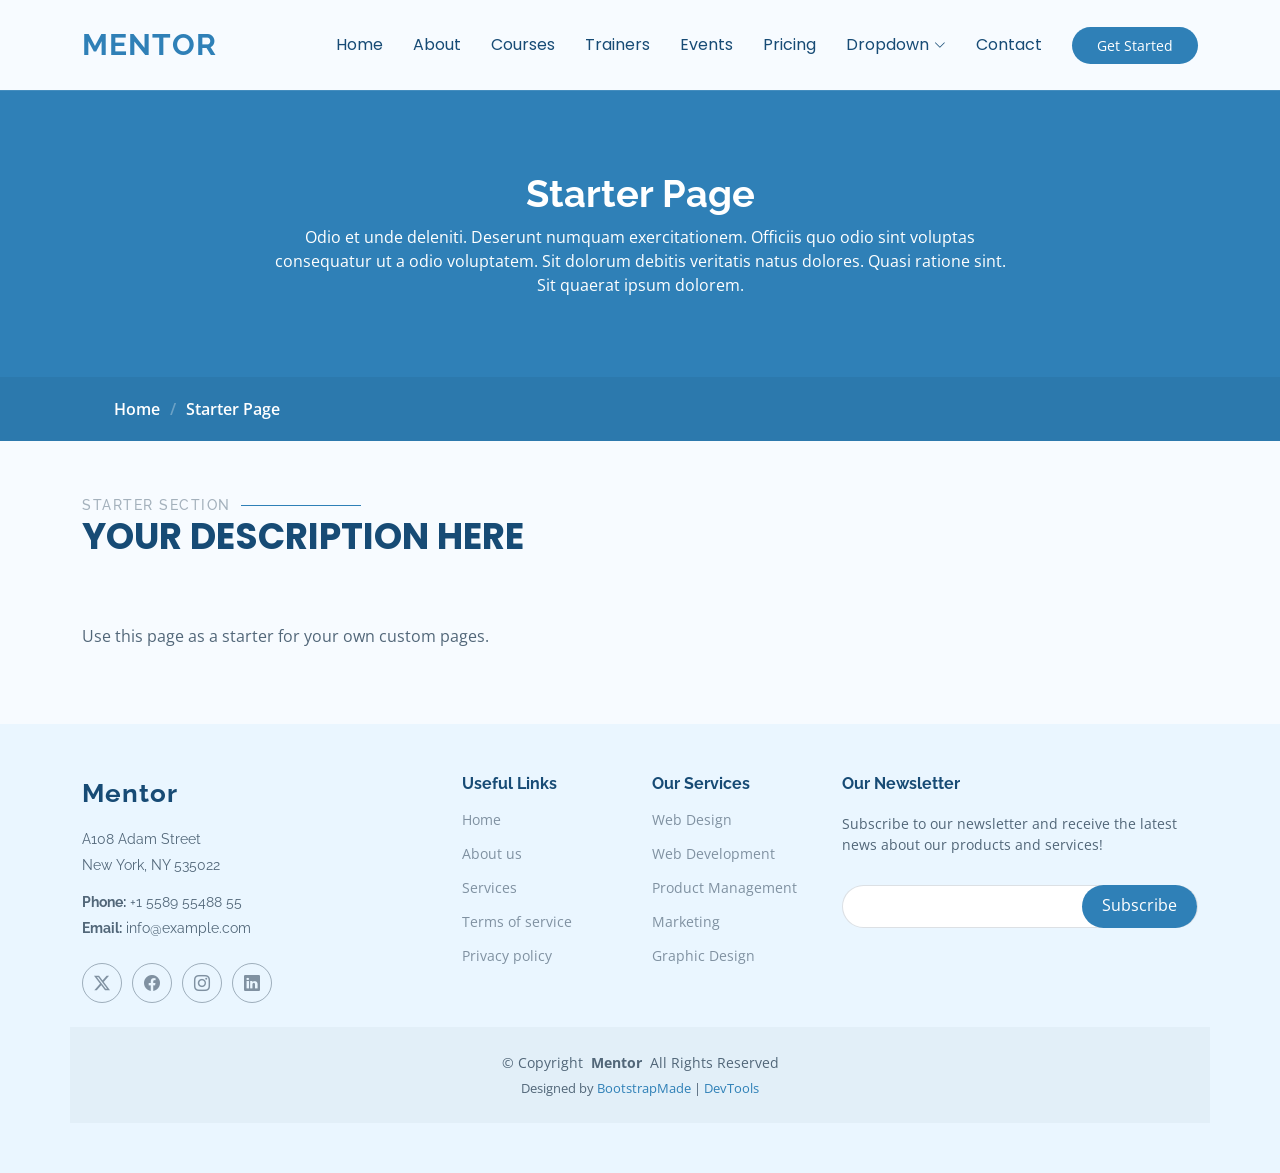
<file: starter-page.html>
<!DOCTYPE html>
<html lang="en">

<head>
  <meta charset="utf-8">
  <meta content="width=device-width, initial-scale=1.0" name="viewport">
  <title>Starter Page - Mentor Bootstrap Template</title>
  <meta name="description" content="">
  <meta name="keywords" content="">

  <!-- Favicons -->
  <link href="assets/img/favicon.png" rel="icon">
  <link href="assets/img/apple-touch-icon.png" rel="apple-touch-icon">

  <!-- Fonts -->
  <link href="https://fonts.googleapis.com" rel="preconnect">
  <link href="https://fonts.gstatic.com" rel="preconnect" crossorigin>
  <link href="https://fonts.googleapis.com/css2?family=Open+Sans:ital,wght@0,300;0,400;0,500;0,600;0,700;0,800;1,300;1,400;1,500;1,600;1,700;1,800&family=Poppins:ital,wght@0,100;0,200;0,300;0,400;0,500;0,600;0,700;0,800;0,900;1,100;1,200;1,300;1,400;1,500;1,600;1,700;1,800;1,900&family=Raleway:ital,wght@0,100;0,200;0,300;0,400;0,500;0,600;0,700;0,800;0,900;1,100;1,200;1,300;1,400;1,500;1,600;1,700;1,800;1,900&display=swap" rel="stylesheet">

  <!-- Vendor CSS Files -->
  <link href="assets/vendor/bootstrap/css/bootstrap.min.css" rel="stylesheet">
  <link href="assets/vendor/bootstrap-icons/bootstrap-icons.css" rel="stylesheet">
  <link href="assets/vendor/aos/aos.css" rel="stylesheet">
  <link href="assets/vendor/glightbox/css/glightbox.min.css" rel="stylesheet">
  <link href="assets/vendor/swiper/swiper-bundle.min.css" rel="stylesheet">

  <!-- Main CSS File -->
  <link href="assets/css/main.css" rel="stylesheet">

  <!-- =======================================================
  * Template Name: Mentor
  * Template URL: https://bootstrapmade.com/mentor-free-education-bootstrap-theme/
  * Updated: Jul 07 2025 with Bootstrap v5.3.7
  * Author: BootstrapMade.com
  * License: https://bootstrapmade.com/license/
  ======================================================== -->
</head>

<body class="starter-page-page">

  <header id="header" class="header d-flex align-items-center sticky-top">
    <div class="container-fluid container-xl position-relative d-flex align-items-center">

      <a href="index.html" class="logo d-flex align-items-center me-auto">
        <!-- Uncomment the line below if you also wish to use an image logo -->
        <!-- <img src="assets/img/logo.webp" alt=""> -->
        <h1 class="sitename">Mentor</h1>
      </a>

      <nav id="navmenu" class="navmenu">
        <ul>
          <li><a href="index.html">Home<br></a></li>
          <li><a href="about.html">About</a></li>
          <li><a href="courses.html">Courses</a></li>
          <li><a href="trainers.html">Trainers</a></li>
          <li><a href="events.html">Events</a></li>
          <li><a href="pricing.html">Pricing</a></li>
          <li class="dropdown"><a href="#"><span>Dropdown</span> <i class="bi bi-chevron-down toggle-dropdown"></i></a>
            <ul>
              <li><a href="#">Dropdown 1</a></li>
              <li class="dropdown"><a href="#"><span>Deep Dropdown</span> <i class="bi bi-chevron-down toggle-dropdown"></i></a>
                <ul>
                  <li><a href="#">Deep Dropdown 1</a></li>
                  <li><a href="#">Deep Dropdown 2</a></li>
                  <li><a href="#">Deep Dropdown 3</a></li>
                  <li><a href="#">Deep Dropdown 4</a></li>
                  <li><a href="#">Deep Dropdown 5</a></li>
                </ul>
              </li>
              <li><a href="#">Dropdown 2</a></li>
              <li><a href="#">Dropdown 3</a></li>
              <li><a href="#">Dropdown 4</a></li>
            </ul>
          </li>
          <li><a href="contact.html">Contact</a></li>
        </ul>
        <i class="mobile-nav-toggle d-xl-none bi bi-list"></i>
      </nav>

      <a class="btn-getstarted" href="courses.html">Get Started</a>

    </div>
  </header>

  <main class="main">

    <!-- Page Title -->
    <div class="page-title" data-aos="fade">
      <div class="heading">
        <div class="container">
          <div class="row d-flex justify-content-center text-center">
            <div class="col-lg-8">
              <h1>Starter Page</h1>
              <p class="mb-0">Odio et unde deleniti. Deserunt numquam exercitationem. Officiis quo odio sint voluptas consequatur ut a odio voluptatem. Sit dolorum debitis veritatis natus dolores. Quasi ratione sint. Sit quaerat ipsum dolorem.</p>
            </div>
          </div>
        </div>
      </div>
      <nav class="breadcrumbs">
        <div class="container">
          <ol>
            <li><a href="index.html">Home</a></li>
            <li class="current">Starter Page</li>
          </ol>
        </div>
      </nav>
    </div><!-- End Page Title -->

    <!-- Starter Section Section -->
    <section id="starter-section" class="starter-section section">

      <!-- Section Title -->
      <div class="container section-title" data-aos="fade-up">
        <h2>Starter Section</h2>
        <p>Your Description Here<br></p>
      </div><!-- End Section Title -->

      <div class="container" data-aos="fade-up">
        <p>Use this page as a starter for your own custom pages.</p>
      </div>

    </section><!-- /Starter Section Section -->

  </main>

  <footer id="footer" class="footer position-relative light-background">

    <div class="container footer-top">
      <div class="row gy-4">
        <div class="col-lg-4 col-md-6 footer-about">
          <a href="index.html" class="logo d-flex align-items-center">
            <span class="sitename">Mentor</span>
          </a>
          <div class="footer-contact pt-3">
            <p>A108 Adam Street</p>
            <p>New York, NY 535022</p>
            <p class="mt-3"><strong>Phone:</strong> <span>+1 5589 55488 55</span></p>
            <p><strong>Email:</strong> <span>info@example.com</span></p>
          </div>
          <div class="social-links d-flex mt-4">
            <a href=""><i class="bi bi-twitter-x"></i></a>
            <a href=""><i class="bi bi-facebook"></i></a>
            <a href=""><i class="bi bi-instagram"></i></a>
            <a href=""><i class="bi bi-linkedin"></i></a>
          </div>
        </div>

        <div class="col-lg-2 col-md-3 footer-links">
          <h4>Useful Links</h4>
          <ul>
            <li><a href="#">Home</a></li>
            <li><a href="#">About us</a></li>
            <li><a href="#">Services</a></li>
            <li><a href="#">Terms of service</a></li>
            <li><a href="#">Privacy policy</a></li>
          </ul>
        </div>

        <div class="col-lg-2 col-md-3 footer-links">
          <h4>Our Services</h4>
          <ul>
            <li><a href="#">Web Design</a></li>
            <li><a href="#">Web Development</a></li>
            <li><a href="#">Product Management</a></li>
            <li><a href="#">Marketing</a></li>
            <li><a href="#">Graphic Design</a></li>
          </ul>
        </div>

        <div class="col-lg-4 col-md-12 footer-newsletter">
          <h4>Our Newsletter</h4>
          <p>Subscribe to our newsletter and receive the latest news about our products and services!</p>
          <form action="#" method="post" class="email-form">
            <div class="newsletter-form"><input type="email" name="email"><input type="submit" value="Subscribe"></div>
            <div class="loading">Loading</div>
            <div class="error-message"></div>
            <div class="sent-message">Your subscription request has been sent. Thank you!</div>
          </form>
        </div>

      </div>
    </div>

    <div class="container copyright text-center mt-4">
      <p>© <span>Copyright</span> <strong class="px-1 sitename">Mentor</strong> <span>All Rights Reserved</span></p>
      <div class="credits">
        <!-- All the links in the footer should remain intact. -->
        <!-- You can delete the links only if you've purchased the pro version. -->
        <!-- Licensing information: https://bootstrapmade.com/license/ -->
        Designed by <a href="https://bootstrapmade.com/">BootstrapMade</a> | <a href="https://bootstrapmade.com/tools/">DevTools</a>
      </div>
    </div>

  </footer>

  <!-- Scroll Top -->
  <a href="#" id="scroll-top" class="scroll-top d-flex align-items-center justify-content-center"><i class="bi bi-arrow-up-short"></i></a>

  <!-- Preloader -->
  <div id="preloader"></div>

  <!-- Vendor JS Files -->
  <script src="assets/vendor/bootstrap/js/bootstrap.bundle.min.js"></script>
  <script src="assets/vendor/aos/aos.js"></script>
  <script src="assets/vendor/glightbox/js/glightbox.min.js"></script>
  <script src="assets/vendor/purecounter/purecounter_vanilla.js"></script>
  <script src="assets/vendor/swiper/swiper-bundle.min.js"></script>

  <!-- Main JS File -->
  <script src="assets/js/main.js"></script>

</body>

</html>
</file>
<file: assets/css/main.css>
/**
* Template Name: Mentor
* Template URL: https://bootstrapmade.com/mentor-free-education-bootstrap-theme/
* Updated: Jul 07 2025 with Bootstrap v5.3.7
* Author: BootstrapMade.com
* License: https://bootstrapmade.com/license/
*/

/*--------------------------------------------------------------
# Font & Color Variables
# Help: https://bootstrapmade.com/color-system/
--------------------------------------------------------------*/
/* Fonts */
:root {
  --default-font: "Open Sans",  system-ui, -apple-system, "Segoe UI", Roboto, "Helvetica Neue", Arial, "Noto Sans", "Liberation Sans", sans-serif, "Apple Color Emoji", "Segoe UI Emoji", "Segoe UI Symbol", "Noto Color Emoji";
  --heading-font: "Raleway",  sans-serif;
  --nav-font: "Poppins",  sans-serif;
}

/* Global Colors - The following color variables are used throughout the website. Updating them here will change the color scheme of the entire website */
:root { 
  --background-color: #F7FBFF; /* Background color for the entire website, including individual sections */
  --default-color: #526779; /* Default color used for the majority of the text content across the entire website */
  --heading-color: #174B75; /* Color for headings, subheadings and title throughout the website */
  --accent-color: #2F80B7; /* Accent color that represents your brand on the website. It's used for buttons, links, and other elements that need to stand out */
  --surface-color: #FFFFFF; /* The surface color is used as a background of boxed elements within sections, such as cards, icon boxes, or other elements that require a visual separation from the global background. */
  --contrast-color: #ffffff; /* Contrast color for text, ensuring readability against backgrounds of accent, heading, or default colors. */
}

/* Nav Menu Colors - The following color variables are used specifically for the navigation menu. They are separate from the global colors to allow for more customization options */
:root {
  --nav-color: #174B75;  /* The default color of the main navmenu links */
  --nav-hover-color: #2F80B7; /* Applied to main navmenu links when they are hovered over or active */
  --nav-mobile-background-color: #ffffff; /* Used as the background color for mobile navigation menu */
  --nav-dropdown-background-color: #ffffff; /* Used as the background color for dropdown items that appear when hovering over primary navigation items */
  --nav-dropdown-color: #174B75; /* Used for navigation links of the dropdown items in the navigation menu. */
  --nav-dropdown-hover-color: #72BCE8; /* Similar to --nav-hover-color, this color is applied to dropdown navigation links when they are hovered over. */
}

/* Color Presets - These classes override global colors when applied to any section or element, providing reuse of the sam color scheme. */

.light-background {
  --background-color: #EAF6FF;
  --surface-color: #ffffff;
}

.dark-background {
  --background-color: #174B75;
  --default-color: #ffffff;
  --heading-color: #ffffff;
  --surface-color: #2F80B7;
  --contrast-color: #ffffff;
}

/* Smooth scroll */
:root {
  scroll-behavior: smooth;
}

/*--------------------------------------------------------------
# General Styling & Shared Classes
--------------------------------------------------------------*/
body {
  color: var(--default-color);
  background-color: var(--background-color);
  font-family: var(--default-font);
}

a {
  color: var(--accent-color);
  text-decoration: none;
  transition: 0.3s;
}

a:hover {
  color: color-mix(in srgb, var(--accent-color), transparent 25%);
  text-decoration: none;
}

h1,
h2,
h3,
h4,
h5,
h6 {
  color: var(--heading-color);
  font-family: var(--heading-font);
}

/* Email Form Messages
------------------------------*/
.email-form .error-message {
  display: none;
  background: #df1529;
  color: #ffffff;
  text-align: left;
  padding: 15px;
  margin-bottom: 24px;
  font-weight: 600;
}

.email-form .sent-message {
  display: none;
  color: #ffffff;
  background: #059652;
  text-align: center;
  padding: 15px;
  margin-bottom: 24px;
  font-weight: 600;
}

.email-form .loading {
  display: none;
  background: var(--surface-color);
  text-align: center;
  padding: 15px;
  margin-bottom: 24px;
}

.email-form .loading:before {
  content: "";
  display: inline-block;
  border-radius: 50%;
  width: 24px;
  height: 24px;
  margin: 0 10px -6px 0;
  border: 3px solid var(--accent-color);
  border-top-color: var(--surface-color);
  animation: email-form-loading 1s linear infinite;
}

@keyframes email-form-loading {
  0% {
    transform: rotate(0deg);
  }

  100% {
    transform: rotate(360deg);
  }
}

/* Pulsating Play Button
------------------------------*/
.pulsating-play-btn {
  width: 94px;
  height: 94px;
  background: radial-gradient(var(--accent-color) 50%, color-mix(in srgb, var(--accent-color), transparent 75%) 52%);
  border-radius: 50%;
  display: block;
  position: relative;
  overflow: hidden;
}

.pulsating-play-btn:before {
  content: "";
  position: absolute;
  width: 120px;
  height: 120px;
  animation-delay: 0s;
  animation: pulsate-play-btn 2s;
  animation-direction: forwards;
  animation-iteration-count: infinite;
  animation-timing-function: steps;
  opacity: 1;
  border-radius: 50%;
  border: 5px solid color-mix(in srgb, var(--accent-color), transparent 30%);
  top: -15%;
  left: -15%;
  background: rgba(198, 16, 0, 0);
}

.pulsating-play-btn:after {
  content: "";
  position: absolute;
  left: 50%;
  top: 50%;
  transform: translateX(-40%) translateY(-50%);
  width: 0;
  height: 0;
  border-top: 10px solid transparent;
  border-bottom: 10px solid transparent;
  border-left: 15px solid #fff;
  z-index: 100;
  transition: all 400ms cubic-bezier(0.55, 0.055, 0.675, 0.19);
}

.pulsating-play-btn:hover:before {
  content: "";
  position: absolute;
  left: 50%;
  top: 50%;
  transform: translateX(-40%) translateY(-50%);
  width: 0;
  height: 0;
  border: none;
  border-top: 10px solid transparent;
  border-bottom: 10px solid transparent;
  border-left: 15px solid #fff;
  z-index: 200;
  animation: none;
  border-radius: 0;
}

.pulsating-play-btn:hover:after {
  border-left: 15px solid var(--accent-color);
  transform: scale(20);
}

@keyframes pulsate-play-btn {
  0% {
    transform: scale(0.6, 0.6);
    opacity: 1;
  }

  100% {
    transform: scale(1, 1);
    opacity: 0;
  }
}

/*--------------------------------------------------------------
# Global Header
--------------------------------------------------------------*/
.header {
  color: var(--default-color);
  background-color: var(--background-color);
  padding: 15px 0;
  transition: all 0.5s;
  z-index: 997;
}

.header .logo {
  line-height: 1;
}

.header .logo img {
  max-height: 36px;
  margin-right: 8px;
}

.header .logo h1 {
  font-weight: 700;
  font-size: 30px;
  margin: 0;
  letter-spacing: 1px;
  text-transform: uppercase;
  color: var(--accent-color);
}

.header .btn-getstarted,
.header .btn-getstarted:focus {
  color: var(--contrast-color);
  background: var(--accent-color);
  font-size: 14px;
  padding: 8px 25px;
  margin: 0 0 0 30px;
  border-radius: 50px;
  transition: 0.3s;
}

.header .btn-getstarted:hover,
.header .btn-getstarted:focus:hover {
  color: var(--contrast-color);
  background: color-mix(in srgb, var(--accent-color), transparent 15%);
}

@media (max-width: 1200px) {
  .header .logo {
    order: 1;
  }

  .header .btn-getstarted {
    order: 2;
    margin: 0 15px 0 0;
    padding: 6px 15px;
  }

  .header .navmenu {
    order: 3;
  }
}

.scrolled .header {
  box-shadow: 0px 0 18px rgba(0, 0, 0, 0.1);
}

/*--------------------------------------------------------------
# Navigation Menu
--------------------------------------------------------------*/
/* Navmenu - Desktop */
@media (min-width: 1200px) {
  .navmenu {
    padding: 0;
  }

  .navmenu ul {
    margin: 0;
    padding: 0;
    display: flex;
    list-style: none;
    align-items: center;
  }

  .navmenu li {
    position: relative;
  }

  .navmenu a,
  .navmenu a:focus {
    color: var(--nav-color);
    padding: 18px 15px;
    font-size: 16px;
    font-family: var(--nav-font);
    font-weight: 400;
    display: flex;
    align-items: center;
    justify-content: space-between;
    white-space: nowrap;
    transition: 0.3s;
  }

  .navmenu a i,
  .navmenu a:focus i {
    font-size: 12px;
    line-height: 0;
    margin-left: 5px;
    transition: 0.3s;
  }

  .navmenu li:last-child a {
    padding-right: 0;
  }

  .navmenu li:hover>a,
  .navmenu .active,
  .navmenu .active:focus {
    color: var(--nav-hover-color);
  }

  .navmenu .dropdown ul {
    margin: 0;
    padding: 10px 0;
    background: var(--nav-dropdown-background-color);
    display: block;
    position: absolute;
    visibility: hidden;
    left: 14px;
    top: 130%;
    opacity: 0;
    transition: 0.3s;
    border-radius: 4px;
    z-index: 99;
    box-shadow: 0px 0px 30px rgba(0, 0, 0, 0.1);
  }

  .navmenu .dropdown ul li {
    min-width: 200px;
  }

  .navmenu .dropdown ul a {
    padding: 10px 20px;
    font-size: 15px;
    text-transform: none;
    color: var(--nav-dropdown-color);
  }

  .navmenu .dropdown ul a i {
    font-size: 12px;
  }

  .navmenu .dropdown ul a:hover,
  .navmenu .dropdown ul .active:hover,
  .navmenu .dropdown ul li:hover>a {
    color: var(--nav-dropdown-hover-color);
  }

  .navmenu .dropdown:hover>ul {
    opacity: 1;
    top: 100%;
    visibility: visible;
  }

  .navmenu .dropdown .dropdown ul {
    top: 0;
    left: -90%;
    visibility: hidden;
  }

  .navmenu .dropdown .dropdown:hover>ul {
    opacity: 1;
    top: 0;
    left: -100%;
    visibility: visible;
  }
}

/* Navmenu - Mobile */
@media (max-width: 1199px) {
  .mobile-nav-toggle {
    color: var(--nav-color);
    font-size: 28px;
    line-height: 0;
    margin-right: 10px;
    cursor: pointer;
    transition: color 0.3s;
  }

  .navmenu {
    padding: 0;
    z-index: 9997;
  }

  .navmenu ul {
    display: none;
    list-style: none;
    position: absolute;
    inset: 60px 20px 20px 20px;
    padding: 10px 0;
    margin: 0;
    border-radius: 6px;
    background-color: var(--nav-mobile-background-color);
    border: 1px solid color-mix(in srgb, var(--default-color), transparent 90%);
    box-shadow: none;
    overflow-y: auto;
    transition: 0.3s;
    z-index: 9998;
  }

  .navmenu a,
  .navmenu a:focus {
    color: var(--nav-dropdown-color);
    padding: 10px 20px;
    font-family: var(--nav-font);
    font-size: 17px;
    font-weight: 500;
    display: flex;
    align-items: center;
    justify-content: space-between;
    white-space: nowrap;
    transition: 0.3s;
  }

  .navmenu a i,
  .navmenu a:focus i {
    font-size: 12px;
    line-height: 0;
    margin-left: 5px;
    width: 30px;
    height: 30px;
    display: flex;
    align-items: center;
    justify-content: center;
    border-radius: 50%;
    transition: 0.3s;
    background-color: color-mix(in srgb, var(--accent-color), transparent 90%);
  }

  .navmenu a i:hover,
  .navmenu a:focus i:hover {
    background-color: var(--accent-color);
    color: var(--contrast-color);
  }

  .navmenu a:hover,
  .navmenu .active,
  .navmenu .active:focus {
    color: var(--nav-dropdown-hover-color);
  }

  .navmenu .active i,
  .navmenu .active:focus i {
    background-color: var(--accent-color);
    color: var(--contrast-color);
    transform: rotate(180deg);
  }

  .navmenu .dropdown ul {
    position: static;
    display: none;
    z-index: 99;
    padding: 10px 0;
    margin: 10px 20px;
    background-color: var(--nav-dropdown-background-color);
    transition: all 0.5s ease-in-out;
  }

  .navmenu .dropdown ul ul {
    background-color: rgba(33, 37, 41, 0.1);
  }

  .navmenu .dropdown>.dropdown-active {
    display: block;
    background-color: rgba(33, 37, 41, 0.03);
  }

  .mobile-nav-active {
    overflow: hidden;
  }

  .mobile-nav-active .mobile-nav-toggle {
    color: #fff;
    position: absolute;
    font-size: 32px;
    top: 15px;
    right: 15px;
    margin-right: 0;
    z-index: 9999;
  }

  .mobile-nav-active .navmenu {
    position: fixed;
    overflow: hidden;
    inset: 0;
    background: rgba(33, 37, 41, 0.8);
    transition: 0.3s;
  }

  .mobile-nav-active .navmenu>ul {
    display: block;
  }
}

/*--------------------------------------------------------------
# Global Footer
--------------------------------------------------------------*/
.footer {
  color: var(--default-color);
  background-color: var(--background-color);
  font-size: 14px;
  padding-bottom: 50px;
  position: relative;
}

.footer .footer-top {
  padding-top: 50px;
}

.footer .footer-about .logo {
  margin-bottom: 0;
}

.footer .footer-about .logo img {
  max-height: 40px;
  margin-right: 6px;
}

.footer .footer-about .logo span {
  font-size: 26px;
  font-weight: 700;
  letter-spacing: 1px;
  font-family: var(--heading-font);
  color: var(--heading-color);
}

.footer .footer-about p {
  font-size: 14px;
  font-family: var(--heading-font);
}

.footer .social-links a {
  display: flex;
  align-items: center;
  justify-content: center;
  width: 40px;
  height: 40px;
  border-radius: 50%;
  border: 1px solid color-mix(in srgb, var(--default-color), transparent 50%);
  font-size: 16px;
  color: color-mix(in srgb, var(--default-color), transparent 30%);
  margin-right: 10px;
  transition: 0.3s;
}

.footer .social-links a:hover {
  color: var(--accent-color);
  border-color: var(--accent-color);
}

.footer h4 {
  font-size: 16px;
  font-weight: bold;
  position: relative;
  padding-bottom: 12px;
}

.footer .footer-links {
  margin-bottom: 30px;
}

.footer .footer-links ul {
  list-style: none;
  padding: 0;
  margin: 0;
}

.footer .footer-links ul i {
  padding-right: 2px;
  font-size: 12px;
  line-height: 0;
}

.footer .footer-links ul li {
  padding: 10px 0;
  display: flex;
  align-items: center;
}

.footer .footer-links ul li:first-child {
  padding-top: 0;
}

.footer .footer-links ul a {
  color: color-mix(in srgb, var(--default-color), transparent 30%);
  display: inline-block;
  line-height: 1;
}

.footer .footer-links ul a:hover {
  color: var(--accent-color);
}

.footer .footer-contact p {
  margin-bottom: 5px;
}

.footer .footer-newsletter .newsletter-form {
  margin-top: 30px;
  margin-bottom: 15px;
  padding: 6px 8px;
  position: relative;
  border-radius: 50px;
  border: 1px solid color-mix(in srgb, var(--default-color), transparent 80%);
  display: flex;
  background-color: var(--surface-color);
  transition: 0.3s;
}

.footer .footer-newsletter .newsletter-form:focus-within {
  border-color: var(--accent-color);
}

.footer .footer-newsletter .newsletter-form input[type=email] {
  border: 0;
  padding: 4px 8px;
  width: 100%;
  background-color: var(--surface-color);
  color: var(--default-color);
}

.footer .footer-newsletter .newsletter-form input[type=email]:focus-visible {
  outline: none;
}

.footer .footer-newsletter .newsletter-form input[type=submit] {
  border: 0;
  font-size: 16px;
  padding: 0 20px 2px 20px;
  margin: -7px -8px -7px 0;
  background: var(--accent-color);
  color: var(--contrast-color);
  transition: 0.3s;
  border-radius: 50px;
}

.footer .footer-newsletter .newsletter-form input[type=submit]:hover {
  background: color-mix(in srgb, var(--accent-color), transparent 20%);
}

.footer .copyright {
  padding-top: 25px;
  padding-bottom: 25px;
  background-color: color-mix(in srgb, var(--default-color), transparent 95%);
}

.footer .copyright p {
  margin-bottom: 0;
}

.footer .credits {
  margin-top: 6px;
  font-size: 13px;
}

/*--------------------------------------------------------------
# Preloader
--------------------------------------------------------------*/
#preloader {
  position: fixed;
  inset: 0;
  z-index: 999999;
  overflow: hidden;
  background: var(--background-color);
  transition: all 0.6s ease-out;
}

#preloader:before {
  content: "";
  position: fixed;
  top: calc(50% - 30px);
  left: calc(50% - 30px);
  border: 6px solid #ffffff;
  border-color: var(--accent-color) transparent var(--accent-color) transparent;
  border-radius: 50%;
  width: 60px;
  height: 60px;
  animation: animate-preloader 1.5s linear infinite;
}

@keyframes animate-preloader {
  0% {
    transform: rotate(0deg);
  }

  100% {
    transform: rotate(360deg);
  }
}

/*--------------------------------------------------------------
# Scroll Top Button
--------------------------------------------------------------*/
.scroll-top {
  position: fixed;
  visibility: hidden;
  opacity: 0;
  right: 15px;
  bottom: -15px;
  z-index: 99999;
  background-color: var(--accent-color);
  width: 44px;
  height: 44px;
  border-radius: 50px;
  transition: all 0.4s;
}

.scroll-top i {
  font-size: 24px;
  color: var(--contrast-color);
  line-height: 0;
}

.scroll-top:hover {
  background-color: color-mix(in srgb, var(--accent-color), transparent 20%);
  color: var(--contrast-color);
}

.scroll-top.active {
  visibility: visible;
  opacity: 1;
  bottom: 15px;
}

/*--------------------------------------------------------------
# Disable aos animation delay on mobile devices
--------------------------------------------------------------*/
@media screen and (max-width: 768px) {
  [data-aos-delay] {
    transition-delay: 0 !important;
  }
}

/*--------------------------------------------------------------
# Global Page Titles & Breadcrumbs
--------------------------------------------------------------*/
.page-title {
  --default-color: var(--contrast-color);
  --background-color: var(--accent-color);
  --heading-color: var(--contrast-color);
  color: var(--default-color);
  background-color: var(--background-color);
  position: relative;
}

.page-title .heading {
  padding: 80px 0;
  border-top: 1px solid color-mix(in srgb, var(--default-color), transparent 90%);
}

.page-title .heading h1 {
  font-size: 38px;
  font-weight: 700;
}

.page-title nav {
  background-color: color-mix(in srgb, var(--accent-color) 90%, black 5%);
  padding: 20px 0;
}

.page-title nav a {
  color: var(--default-color);
}

.page-title nav ol {
  display: flex;
  flex-wrap: wrap;
  list-style: none;
  margin: 0;
  font-size: 16px;
  font-weight: 600;
}

.page-title nav ol li+li {
  padding-left: 10px;
}

.page-title nav ol li+li::before {
  content: "/";
  display: inline-block;
  padding-right: 10px;
  color: color-mix(in srgb, var(--default-color), transparent 70%);
}

/*--------------------------------------------------------------
# Global Sections
--------------------------------------------------------------*/
section,
.section {
  color: var(--default-color);
  background-color: var(--background-color);
  padding: 60px 0;
  scroll-margin-top: 900px;
  overflow: clip;
}

@media (max-width: 1199px) {

  section,
  .section {
    scroll-margin-top: 66px;
  }
}

/*--------------------------------------------------------------
# Global Section Titles
--------------------------------------------------------------*/
.section-title {
  padding-bottom: 60px;
  position: relative;
}

.section-title h2 {
  font-size: 14px;
  font-weight: 500;
  padding: 0;
  line-height: 1px;
  margin: 0;
  letter-spacing: 1.5px;
  text-transform: uppercase;
  color: color-mix(in srgb, var(--default-color), transparent 50%);
  position: relative;
}

.section-title h2::after {
  content: "";
  width: 120px;
  height: 1px;
  display: inline-block;
  background: var(--accent-color);
  margin: 4px 10px;
}

.section-title p {
  color: var(--heading-color);
  margin: 0;
  font-size: 36px;
  font-weight: 700;
  font-family: var(--nav-font);
  text-transform: uppercase;
}

/*--------------------------------------------------------------
# Hero Section
--------------------------------------------------------------*/
.hero {
  width: 100%;
  min-height: 80vh;
  position: relative;
  padding: 80px 0;
  display: flex;
  align-items: center;
  justify-content: center;
  color: var(--default-color);
}

.hero img {
  position: absolute;
  inset: 0;
  display: block;
  width: 100%;
  height: 100%;
  object-fit: cover;
  z-index: 1;
}

.hero:before {
  content: "";
  background: color-mix(in srgb, var(--background-color), transparent 60%);
  position: absolute;
  inset: 0;
  z-index: 2;
}

.hero .container {
  position: relative;
  z-index: 3;
}

.hero h2 {
  margin: 0;
  font-size: 48px;
  font-weight: 700;
}

.hero p {
  color: color-mix(in srgb, var(--default-color), transparent 20%);
  margin: 10px 0 0 0;
  font-size: 24px;
}

.hero .btn-get-started {
  font-weight: 500;
  font-size: 15px;
  letter-spacing: 1px;
  display: inline-block;
  padding: 8px 35px 10px 35px;
  border-radius: 50px;
  transition: 0.4s;
  margin-top: 30px;
  border: 2px solid var(--default-color);
  color: var(--default-color);
}

.hero .btn-get-started:hover {
  background: var(--accent-color);
  border: 2px solid var(--accent-color);
}

@media (max-width: 768px) {
  .hero h2 {
    font-size: 32px;
  }

  .hero p {
    font-size: 18px;
  }
}

/*--------------------------------------------------------------
# About Section
--------------------------------------------------------------*/
.about .content h3 {
  font-size: 2rem;
  font-weight: 700;
}

.about .content ul {
  list-style: none;
  padding: 0;
}

.about .content ul li {
  padding-bottom: 10px;
}

.about .content ul i {
  font-size: 1.25rem;
  margin-right: 4px;
  color: var(--accent-color);
}

.about .content p:last-child {
  margin-bottom: 0;
}

.about .content .read-more {
  background: var(--accent-color);
  color: var(--contrast-color);
  font-family: var(--heading-font);
  font-weight: 500;
  font-size: 15px;
  letter-spacing: 1px;
  padding: 10px 24px 12px 24px;
  border-radius: 50px;
  transition: 0.3s;
  display: inline-flex;
  align-items: center;
  justify-content: center;
}

.about .content .read-more i {
  font-size: 18px;
  margin-left: 5px;
  line-height: 0;
  transition: 0.3s;
}

.about .content .read-more:hover {
  background: color-mix(in srgb, var(--accent-color), transparent 20%);
  padding-right: 19px;
}

.about .content .read-more:hover i {
  margin-left: 10px;
}

/*--------------------------------------------------------------
# Counts Section
--------------------------------------------------------------*/
.counts {
  padding: 25px 0;
}

.counts .stats-item {
  padding: 30px;
  width: 100%;
}

.counts .stats-item span {
  font-size: 48px;
  display: block;
  color: var(--accent-color);
  font-weight: 700;
}

.counts .stats-item p {
  color: color-mix(in srgb, var(--default-color), transparent 40%);
  padding: 0;
  margin: 0;
  font-family: var(--heading-font);
  font-size: 15px;
  font-weight: 600;
}

/*--------------------------------------------------------------
# Why Us Section
--------------------------------------------------------------*/
.why-us .why-box {
  color: var(--contrast-color);
  background: var(--accent-color);
  padding: 30px;
}

.why-us .why-box h3 {
  color: var(--contrast-color);
  font-weight: 700;
  font-size: 34px;
  margin-bottom: 30px;
}

.why-us .why-box p {
  margin-bottom: 30px;
}

.why-us .why-box .more-btn {
  display: inline-block;
  background: color-mix(in srgb, var(--contrast-color), transparent 85%);
  padding: 8px 40px 10px 40px;
  color: var(--contrast-color);
  transition: all ease-in-out 0.4s;
  border-radius: 50px;
}

.why-us .why-box .more-btn i {
  font-size: 14px;
}

.why-us .why-box .more-btn:hover {
  color: var(--accent-color);
  background: var(--surface-color);
}

.why-us .icon-box {
  background-color: var(--surface-color);
  text-align: center;
  padding: 40px 30px;
  width: 100%;
  height: 100%;
  border: 1px solid color-mix(in srgb, var(--default-color), transparent 90%);
}

.why-us .icon-box i {
  color: var(--accent-color);
  font-size: 32px;
  margin-bottom: 30px;
  background: color-mix(in srgb, var(--accent-color), transparent 95%);
  border-radius: 50px;
  display: flex;
  align-items: center;
  justify-content: center;
  width: 72px;
  height: 72px;
  transition: 0.3s;
}

.why-us .icon-box h4 {
  font-size: 20px;
  font-weight: 700;
  margin: 0 0 30px 0;
}

.why-us .icon-box p {
  font-size: 15px;
  color: color-mix(in srgb, var(--default-color), transparent 30%);
}

.why-us .icon-box:hover i {
  color: var(--contrast-color);
  background: var(--accent-color);
}

/*--------------------------------------------------------------
# Features Section
--------------------------------------------------------------*/
.features {
  padding: 10px 0;
}

.features .features-item {
  background-color: var(--surface-color);
  display: flex;
  align-items: center;
  padding: 20px;
  transition: 0.3s;
  border: 1px solid color-mix(in srgb, var(--default-color), transparent 90%);
  position: relative;
}

.features .features-item i {
  font-size: 32px;
  padding-right: 10px;
  line-height: 0;
}

.features .features-item h3 {
  font-weight: 700;
  margin: 0;
  padding: 0;
  line-height: 1;
  font-size: 16px;
}

.features .features-item h3 a {
  color: var(--heading-color);
  transition: 0.3s;
}

.features .features-item:hover {
  border-color: var(--accent-color);
}

.features .features-item:hover h3 a {
  color: var(--accent-color);
}

/*--------------------------------------------------------------
# Courses Section
--------------------------------------------------------------*/
.courses .course-item {
  background-color: var(--surface-color);
  border: 1px solid color-mix(in srgb, var(--default-color), transparent 90%);
  border-radius: 5px;
}

.courses .course-content {
  padding: 15px;
}

.courses .course-content h3 {
  font-weight: 700;
  font-size: 20px;
}

.courses .course-content h3 a {
  color: var(--heading-color);
  transition: 0.3s;
}

.courses .course-content h3 a:hover {
  color: var(--accent-color);
}

.courses .course-content .category {
  background: var(--accent-color);
  color: var(--contrast-color);
  font-size: 14px;
  padding: 6px 14px;
  margin: 0;
  border-radius: 5px;
}

.courses .course-content .price {
  margin: 0;
  font-weight: 700;
  font-size: 18px;
  color: color-mix(in srgb, var(--default-color), transparent 20%);
}

.courses .course-content .description {
  font-size: 14px;
  color: color-mix(in srgb, var(--default-color), transparent 20%);
}

.courses .trainer {
  padding-top: 15px;
  border-top: 1px solid color-mix(in srgb, var(--default-color), transparent 90%);
}

.courses .trainer .trainer-profile img {
  max-width: 50px;
  border-radius: 50px;
}

.courses .trainer .trainer-profile .trainer-link {
  padding-left: 10px;
  font-weight: 600;
  font-size: 16px;
  color: color-mix(in srgb, var(--default-color), transparent 20%);
  transition: 0.3s;
}

.courses .trainer .trainer-profile .trainer-link:hover {
  color: var(--accent-color);
}

.courses .trainer .trainer-rank {
  font-size: 18px;
  color: color-mix(in srgb, var(--default-color), transparent 60%);
}

.courses .trainer .trainer-rank .user-icon {
  font-size: 22px;
}

/*--------------------------------------------------------------
# Trainers Index Section
--------------------------------------------------------------*/
.trainers-index .member {
  background-color: var(--surface-color);
  border: 1px solid color-mix(in srgb, var(--default-color), transparent 90%);
  text-align: center;
  margin-bottom: 20px;
}

.trainers-index .member img {
  margin: -1px -1px 30px -1px;
}

.trainers-index .member .member-content {
  padding: 0 20px 30px 20px;
}

.trainers-index .member h4 {
  font-weight: 700;
  margin-bottom: 2px;
  font-size: 18px;
}

.trainers-index .member span {
  font-style: italic;
  display: block;
  font-size: 13px;
  color: color-mix(in srgb, var(--default-color), transparent 20%);
}

.trainers-index .member p {
  padding-top: 10px;
  font-size: 14px;
  font-style: italic;
  color: color-mix(in srgb, var(--default-color), transparent 40%);
}

.trainers-index .member .social {
  margin-top: 15px;
}

.trainers-index .member .social a {
  color: color-mix(in srgb, var(--default-color), transparent 60%);
  transition: 0.3s;
}

.trainers-index .member .social a:hover {
  color: var(--accent-color);
}

.trainers-index .member .social i {
  font-size: 18px;
  margin: 0 2px;
}

/*--------------------------------------------------------------
# About Us Section
--------------------------------------------------------------*/
.about-us .content h3 {
  font-size: 2rem;
  font-weight: 700;
}

.about-us .content ul {
  list-style: none;
  padding: 0;
}

.about-us .content ul li {
  padding-bottom: 10px;
}

.about-us .content ul i {
  font-size: 1.25rem;
  margin-right: 4px;
  color: var(--accent-color);
}

.about-us .content p:last-child {
  margin-bottom: 0;
}

/*--------------------------------------------------------------
# Testimonials Section
--------------------------------------------------------------*/
.testimonials .testimonial-wrap {
  padding-left: 50px;
}

.testimonials .testimonials-carousel,
.testimonials .testimonials-slider {
  overflow: hidden;
}

.testimonials .testimonial-item {
  background-color: var(--surface-color);
  border: 1px solid color-mix(in srgb, var(--default-color), transparent 90%);
  box-sizing: content-box;
  padding: 30px 30px 30px 60px;
  margin: 30px 15px;
  min-height: 200px;
  position: relative;
}

.testimonials .testimonial-item .testimonial-img {
  width: 90px;
  border-radius: 10px;
  border: 6px solid var(--background-color);
  position: absolute;
  left: -45px;
}

.testimonials .testimonial-item h3 {
  font-size: 18px;
  font-weight: bold;
  margin: 10px 0 5px 0;
}

.testimonials .testimonial-item h4 {
  color: color-mix(in srgb, var(--default-color), transparent 50%);
  font-size: 14px;
  margin: 0;
}

.testimonials .testimonial-item .stars {
  margin: 10px 0;
}

.testimonials .testimonial-item .stars i {
  color: #ffc107;
  margin: 0 1px;
}

.testimonials .testimonial-item .quote-icon-left,
.testimonials .testimonial-item .quote-icon-right {
  color: color-mix(in srgb, var(--accent-color), transparent 60%);
  font-size: 26px;
  line-height: 0;
}

.testimonials .testimonial-item .quote-icon-left {
  display: inline-block;
  left: -5px;
  position: relative;
}

.testimonials .testimonial-item .quote-icon-right {
  display: inline-block;
  right: -5px;
  position: relative;
  top: 10px;
  transform: scale(-1, -1);
}

.testimonials .testimonial-item p {
  font-style: italic;
  margin: 15px auto 15px auto;
}

.testimonials .swiper-wrapper {
  height: auto;
}

.testimonials .swiper-pagination {
  margin-top: 20px;
  position: relative;
}

.testimonials .swiper-pagination .swiper-pagination-bullet {
  width: 12px;
  height: 12px;
  background-color: var(--background-color);
  opacity: 1;
  border: 1px solid var(--accent-color);
}

.testimonials .swiper-pagination .swiper-pagination-bullet-active {
  background-color: var(--accent-color);
}

@media (max-width: 767px) {
  .testimonials .testimonial-wrap {
    padding-left: 0;
  }

  .testimonials .testimonials-carousel,
  .testimonials .testimonials-slider {
    overflow: hidden;
  }

  .testimonials .testimonial-item {
    padding: 30px;
    margin: 15px;
  }

  .testimonials .testimonial-item .testimonial-img {
    position: static;
    left: auto;
  }
}

/*--------------------------------------------------------------
# Course Details Section
--------------------------------------------------------------*/
.course-details .course-header {
  margin-bottom: 40px;
}

.course-details .course-header .course-image {
  margin-bottom: 20px;
  border-radius: 12px;
  overflow: hidden;
}

.course-details .course-header .course-image img {
  width: 100%;
  height: 400px;
  object-fit: cover;
}

.course-details .course-header .course-meta {
  display: flex;
  justify-content: space-between;
  align-items: center;
  flex-wrap: wrap;
  gap: 20px;
}

@media (max-width: 768px) {
  .course-details .course-header .course-meta {
    flex-direction: column;
    align-items: flex-start;
  }
}

.course-details .course-header .instructor {
  display: flex;
  align-items: center;
  gap: 15px;
}

.course-details .course-header .instructor .instructor-avatar {
  width: 60px;
  height: 60px;
  border-radius: 50%;
  object-fit: cover;
}

.course-details .course-header .instructor .instructor-info h6 {
  margin: 0;
  font-size: 16px;
  font-weight: 600;
  color: var(--heading-color);
}

.course-details .course-header .instructor .instructor-info span {
  font-size: 14px;
  color: color-mix(in srgb, var(--default-color), transparent 30%);
}

.course-details .course-header .course-stats {
  display: flex;
  gap: 25px;
}

@media (max-width: 576px) {
  .course-details .course-header .course-stats {
    flex-wrap: wrap;
    gap: 15px;
  }
}

.course-details .course-header .course-stats .stat-item {
  display: flex;
  align-items: center;
  gap: 8px;
  font-size: 14px;
  color: var(--default-color);
}

.course-details .course-header .course-stats .stat-item i {
  color: var(--accent-color);
}

.course-details .course-content {
  margin-bottom: 50px;
}

.course-details .course-content h2 {
  font-size: 32px;
  margin-bottom: 25px;
  color: var(--heading-color);
}

@media (max-width: 768px) {
  .course-details .course-content h2 {
    font-size: 26px;
  }
}

.course-details .course-content .course-description {
  margin-bottom: 40px;
}

.course-details .course-content .course-description p {
  font-size: 16px;
  line-height: 1.7;
  margin-bottom: 15px;
  color: var(--default-color);
}

.course-details .course-content .what-you-learn {
  background-color: var(--surface-color);
  padding: 30px;
  border-radius: 12px;
  border: 1px solid color-mix(in srgb, var(--default-color), transparent 90%);
}

.course-details .course-content .what-you-learn h3 {
  font-size: 24px;
  margin-bottom: 25px;
  color: var(--heading-color);
}

.course-details .course-content .what-you-learn .learn-list {
  list-style: none;
  padding: 0;
  margin: 0;
}

.course-details .course-content .what-you-learn .learn-list li {
  display: flex;
  align-items: flex-start;
  gap: 12px;
  margin-bottom: 15px;
  font-size: 15px;
  line-height: 1.6;
  color: var(--default-color);
}

.course-details .course-content .what-you-learn .learn-list li i {
  color: var(--accent-color);
  font-size: 18px;
  margin-top: 2px;
  flex-shrink: 0;
}

.course-details .course-curriculum {
  margin-bottom: 50px;
}

.course-details .course-curriculum h3 {
  font-size: 24px;
  margin-bottom: 30px;
  color: var(--heading-color);
}

.course-details .course-curriculum .curriculum-section {
  margin-bottom: 25px;
  border: 1px solid color-mix(in srgb, var(--default-color), transparent 90%);
  border-radius: 8px;
  overflow: hidden;
}

.course-details .course-curriculum .curriculum-section .section-header {
  background-color: var(--surface-color);
  padding: 20px;
  display: flex;
  justify-content: space-between;
  align-items: center;
  border-bottom: 1px solid color-mix(in srgb, var(--default-color), transparent 90%);
}

@media (max-width: 576px) {
  .course-details .course-curriculum .curriculum-section .section-header {
    flex-direction: column;
    align-items: flex-start;
    gap: 10px;
  }
}

.course-details .course-curriculum .curriculum-section .section-header h4 {
  font-size: 18px;
  margin: 0;
  color: var(--heading-color);
}

.course-details .course-curriculum .curriculum-section .section-header .lessons-count {
  font-size: 14px;
  color: color-mix(in srgb, var(--default-color), transparent 30%);
}

.course-details .course-curriculum .curriculum-section .lessons {
  padding: 0;
}

.course-details .course-curriculum .curriculum-section .lessons .lesson-item {
  padding: 15px 20px;
  display: flex;
  justify-content: space-between;
  align-items: center;
  border-bottom: 1px solid color-mix(in srgb, var(--default-color), transparent 95%);
  transition: background-color 0.3s;
}

.course-details .course-curriculum .curriculum-section .lessons .lesson-item:hover {
  background-color: color-mix(in srgb, var(--accent-color), transparent 95%);
}

.course-details .course-curriculum .curriculum-section .lessons .lesson-item:last-child {
  border-bottom: none;
}

.course-details .course-curriculum .curriculum-section .lessons .lesson-item .lesson-info {
  display: flex;
  align-items: center;
  gap: 12px;
}

.course-details .course-curriculum .curriculum-section .lessons .lesson-item .lesson-info i {
  color: var(--accent-color);
  font-size: 18px;
}

.course-details .course-curriculum .curriculum-section .lessons .lesson-item .lesson-info span {
  font-size: 15px;
  color: var(--default-color);
}

.course-details .course-curriculum .curriculum-section .lessons .lesson-item .lesson-duration {
  font-size: 14px;
  color: color-mix(in srgb, var(--default-color), transparent 40%);
  font-weight: 500;
}

.course-details .course-sidebar {
  position: sticky;
  top: 100px;
}

.course-details .course-sidebar .pricing-card {
  background-color: var(--surface-color);
  border: 1px solid color-mix(in srgb, var(--default-color), transparent 90%);
  border-radius: 12px;
  padding: 30px;
  text-align: center;
  margin-bottom: 30px;
  box-shadow: 0 5px 20px color-mix(in srgb, var(--default-color), transparent 90%);
}

.course-details .course-sidebar .pricing-card .price {
  margin-bottom: 10px;
}

.course-details .course-sidebar .pricing-card .price .currency {
  font-size: 24px;
  font-weight: 600;
  color: var(--accent-color);
  vertical-align: top;
}

.course-details .course-sidebar .pricing-card .price .amount {
  font-size: 48px;
  font-weight: 700;
  color: var(--accent-color);
}

.course-details .course-sidebar .pricing-card .price .period {
  font-size: 16px;
  color: color-mix(in srgb, var(--default-color), transparent 40%);
}

.course-details .course-sidebar .pricing-card .original-price {
  font-size: 18px;
  color: color-mix(in srgb, var(--default-color), transparent 50%);
  text-decoration: line-through;
  margin-bottom: 25px;
}

.course-details .course-sidebar .pricing-card .course-features {
  margin-bottom: 30px;
}

.course-details .course-sidebar .pricing-card .course-features .feature {
  display: flex;
  align-items: center;
  gap: 12px;
  margin-bottom: 12px;
  text-align: left;
}

.course-details .course-sidebar .pricing-card .course-features .feature i {
  color: var(--accent-color);
  font-size: 16px;
  width: 16px;
}

.course-details .course-sidebar .pricing-card .course-features .feature span {
  font-size: 14px;
  color: var(--default-color);
}

.course-details .course-sidebar .pricing-card .btn-enroll {
  width: 100%;
  padding: 15px;
  background-color: var(--accent-color);
  color: var(--contrast-color);
  border: none;
  border-radius: 8px;
  font-size: 16px;
  font-weight: 600;
  margin-bottom: 15px;
  transition: all 0.3s;
}

.course-details .course-sidebar .pricing-card .btn-enroll:hover {
  background-color: color-mix(in srgb, var(--accent-color), black 10%);
  transform: translateY(-2px);
}

.course-details .course-sidebar .pricing-card .btn-preview {
  width: 100%;
  padding: 15px;
  background-color: transparent;
  color: var(--accent-color);
  border: 2px solid var(--accent-color);
  border-radius: 8px;
  font-size: 16px;
  font-weight: 600;
  transition: all 0.3s;
}

.course-details .course-sidebar .pricing-card .btn-preview:hover {
  background-color: var(--accent-color);
  color: var(--contrast-color);
}

.course-details .course-sidebar .course-info-card {
  background-color: var(--surface-color);
  border: 1px solid color-mix(in srgb, var(--default-color), transparent 90%);
  border-radius: 12px;
  padding: 25px;
  margin-bottom: 30px;
}

.course-details .course-sidebar .course-info-card h4 {
  font-size: 18px;
  margin-bottom: 20px;
  color: var(--heading-color);
}

.course-details .course-sidebar .course-info-card .info-item {
  display: flex;
  justify-content: space-between;
  margin-bottom: 12px;
  padding-bottom: 12px;
  border-bottom: 1px solid color-mix(in srgb, var(--default-color), transparent 95%);
}

.course-details .course-sidebar .course-info-card .info-item:last-child {
  margin-bottom: 0;
  padding-bottom: 0;
  border-bottom: none;
}

.course-details .course-sidebar .course-info-card .info-item .label {
  font-size: 14px;
  font-weight: 600;
  color: var(--default-color);
}

.course-details .course-sidebar .course-info-card .info-item .value {
  font-size: 14px;
  color: color-mix(in srgb, var(--default-color), transparent 20%);
}

.course-details .course-sidebar .course-tags {
  background-color: var(--surface-color);
  border: 1px solid color-mix(in srgb, var(--default-color), transparent 90%);
  border-radius: 12px;
  padding: 25px;
}

.course-details .course-sidebar .course-tags h4 {
  font-size: 18px;
  margin-bottom: 20px;
  color: var(--heading-color);
}

.course-details .course-sidebar .course-tags .tags-list {
  display: flex;
  flex-wrap: wrap;
  gap: 10px;
}

.course-details .course-sidebar .course-tags .tags-list .tag {
  padding: 6px 12px;
  background-color: color-mix(in srgb, var(--accent-color), transparent 90%);
  color: var(--accent-color);
  border-radius: 20px;
  font-size: 12px;
  font-weight: 500;
  transition: all 0.3s;
}

.course-details .course-sidebar .course-tags .tags-list .tag:hover {
  background-color: var(--accent-color);
  color: var(--contrast-color);
}

@media (max-width: 768px) {
  .course-details .course-sidebar {
    position: static;
    margin-top: 40px;
  }
}

/*--------------------------------------------------------------
# Tabs Section
--------------------------------------------------------------*/
.tabs {
  padding-top: 30;
}

.tabs .nav-tabs {
  border: 0;
}

.tabs .nav-link {
  background-color: var(--background-color);
  border: 0;
  padding: 12px 15px;
  transition: 0.3s;
  color: var(--default-color);
  border-radius: 0;
  border-right: 2px solid color-mix(in srgb, var(--default-color), transparent 90%);
  font-weight: 600;
  font-size: 15px;
}

.tabs .nav-link:hover {
  color: var(--accent-color);
}

.tabs .nav-link.active {
  background-color: var(--surface-color);
  color: var(--accent-color);
  border-color: var(--accent-color);
}

.tabs .tab-pane.active {
  animation: fadeIn 0.5s ease-out;
}

.tabs .details h3 {
  font-size: 26px;
  font-weight: 600;
  margin-bottom: 20px;
}

.tabs .details p {
  color: color-mix(in srgb, var(--default-color), transparent 20%);
}

.tabs .details p:last-child {
  margin-bottom: 0;
}

@media (max-width: 992px) {
  .tabs .nav-link {
    border: 0;
    padding: 15px;
  }

  .tabs .nav-link.active {
    color: var(--accent-color);
    background: var(--accent-color);
  }
}

/*--------------------------------------------------------------
# Trainers Section
--------------------------------------------------------------*/
.trainers .member {
  position: relative;
}

.trainers .member .member-img {
  margin: 0 80px;
  border-radius: 50%;
  overflow: hidden;
  position: relative;
}

@media (max-width: 1024px) {
  .trainers .member .member-img {
    margin: 0 60px;
  }
}

.trainers .member .member-img img {
  position: relative;
  z-index: 1;
}

.trainers .member .member-img .social {
  position: absolute;
  inset: 0;
  background-color: rgba(0, 0, 0, 0.6);
  display: flex;
  justify-content: center;
  align-items: center;
  z-index: 2;
  padding-bottom: 20px;
  transition: 0.3s;
  visibility: hidden;
  opacity: 0;
}

.trainers .member .member-img .social a {
  transition: 0.3s;
  color: var(--contrast-color);
  font-size: 20px;
  margin: 0 8px;
}

.trainers .member .member-img .social a:hover {
  color: var(--accent-color);
}

.trainers .member .member-info {
  margin-top: 30px;
}

.trainers .member .member-info h4 {
  font-weight: 700;
  margin-bottom: 6px;
  font-size: 18px;
}

.trainers .member .member-info span {
  font-style: italic;
  display: block;
  font-size: 15px;
  color: color-mix(in srgb, var(--default-color), transparent 40%);
  margin-bottom: 10px;
}

.trainers .member .member-info p {
  margin-bottom: 0;
  font-size: 14px;
}

.trainers .member:hover .member-img .social {
  padding-bottom: 0;
  visibility: visible;
  opacity: 1;
}

/*--------------------------------------------------------------
# Events Section
--------------------------------------------------------------*/
.events .card {
  background-color: var(--background-color);
  border: 0;
  padding: 0 30px;
  margin-bottom: 60px;
  position: relative;
}

.events .card-img {
  width: calc(100% + 60px);
  margin-left: -30px;
  overflow: hidden;
  z-index: 9;
  border-radius: 0;
}

.events .card-img img {
  max-width: 100%;
  transition: all 0.3s ease-in-out;
}

.events .card-body {
  z-index: 10;
  background: var(--surface-color);
  border-top: 4px solid var(--surface-color);
  padding: 30px;
  box-shadow: 0px 2px 15px rgba(0, 0, 0, 0.1);
  margin-top: -60px;
  transition: 0.3s;
}

.events .card-title {
  font-weight: 700;
  text-align: center;
  margin-bottom: 20px;
}

.events .card-title a {
  color: var(--default-color);
  transition: 0.3s;
}

.events .card-text {
  color: color-mix(in srgb, var(--default-color), transparent 30%);
}

.events .card:hover img {
  transform: scale(1.1);
}

.events .card:hover .card-body {
  border-color: var(--accent-color);
}

.events .card:hover .card-body .card-title a {
  color: var(--accent-color);
}

/*--------------------------------------------------------------
# Pricing Section
--------------------------------------------------------------*/
.pricing .pricing-item {
  background-color: var(--surface-color);
  box-shadow: 0px 0px 4px rgba(0, 0, 0, 0.1);
  padding: 20px;
  text-align: center;
  border-radius: 5px;
  position: relative;
  overflow: hidden;
}

.pricing .pricing-item h3 {
  margin: -20px -20px 20px -20px;
  padding: 20px 15px;
  font-size: 16px;
  font-weight: 600;
  color: color-mix(in srgb, var(--default-color), transparent 20%);
  background: color-mix(in srgb, var(--default-color), transparent 95%);
}

.pricing .pricing-item h4 {
  font-size: 36px;
  font-weight: 600;
  font-family: var(--heading-font);
}

.pricing .pricing-item h4 sup {
  font-size: 20px;
  top: -15px;
  left: -3px;
}

.pricing .pricing-item h4 span {
  color: color-mix(in srgb, var(--default-color), transparent 40%);
  font-size: 16px;
  font-weight: 300;
}

.pricing .pricing-item ul {
  padding: 15px 0;
  list-style: none;
  text-align: center;
  line-height: 20px;
  font-size: 14px;
}

.pricing .pricing-item ul li {
  padding-bottom: 16px;
}

.pricing .pricing-item ul i {
  color: var(--accent-color);
  font-size: 18px;
  padding-right: 4px;
}

.pricing .pricing-item ul .na {
  color: color-mix(in srgb, var(--default-color), transparent 40%);
  text-decoration: line-through;
}

.pricing .btn-wrap {
  background: color-mix(in srgb, var(--default-color), transparent 95%);
  margin: 0 -20px -20px -20px;
  padding: 20px 15px;
  text-align: center;
}

.pricing .btn-buy {
  background: var(--accent-color);
  color: var(--contrast-color);
  display: inline-block;
  padding: 8px 35px 10px 35px;
  border-radius: 4px;
  transition: none;
  font-size: 14px;
  font-weight: 400;
  font-family: var(--heading-font);
  font-weight: 600;
  transition: 0.3s;
}

.pricing .btn-buy:hover {
  background: color-mix(in srgb, var(--accent-color), transparent 20%);
}

.pricing .featured h3 {
  background: var(--accent-color);
  color: var(--contrast-color);
}

.pricing .advanced {
  background: var(--accent-color);
  color: var(--contrast-color);
  width: 200px;
  position: absolute;
  top: 18px;
  right: -68px;
  transform: rotate(45deg);
  z-index: 1;
  font-size: 14px;
  padding: 1px 0 3px 0;
}

/*--------------------------------------------------------------
# Contact Section
--------------------------------------------------------------*/
.contact {
  padding-top: 8px;
  padding-bottom: 40px;
}

.contact .info-item+.info-item {
  margin-top: 40px;
}

.contact .info-item i {
  color: var(--contrast-color);
  background: var(--accent-color);
  font-size: 20px;
  width: 48px;
  height: 48px;
  display: flex;
  justify-content: center;
  align-items: center;
  border-radius: 50px;
  transition: all 0.3s ease-in-out;
  margin-right: 15px;
}

.contact .info-item h3 {
  padding: 0;
  font-size: 18px;
  font-weight: 700;
  margin-bottom: 5px;
}

.contact .info-item p {
  padding: 0;
  margin-bottom: 0;
  font-size: 14px;
}

.contact .email-form {
  height: 100%;
}

.contact .email-form input[type=text],
.contact .email-form input[type=email],
.contact .email-form textarea {
  font-size: 14px;
  padding: 10px 15px;
  box-shadow: none;
  border-radius: 0;
  color: var(--default-color);
  background-color: color-mix(in srgb, var(--background-color), transparent 50%);
  border-color: color-mix(in srgb, var(--default-color), transparent 80%);
}

.contact .email-form input[type=text]:focus,
.contact .email-form input[type=email]:focus,
.contact .email-form textarea:focus {
  border-color: var(--accent-color);
}

.contact .email-form input[type=text]::placeholder,
.contact .email-form input[type=email]::placeholder,
.contact .email-form textarea::placeholder {
  color: color-mix(in srgb, var(--default-color), transparent 70%);
}

.contact .email-form button[type=submit] {
  color: var(--contrast-color);
  background: var(--accent-color);
  border: 0;
  padding: 10px 30px 12px 30px;
  transition: 0.4s;
  border-radius: 50px;
}

.contact .email-form button[type=submit]:hover {
  background: color-mix(in srgb, var(--accent-color), transparent 20%);
}

/*--------------------------------------------------------------
# Starter Section Section
--------------------------------------------------------------*/
.starter-section {
  /* Add your styles here */
}
</file>
